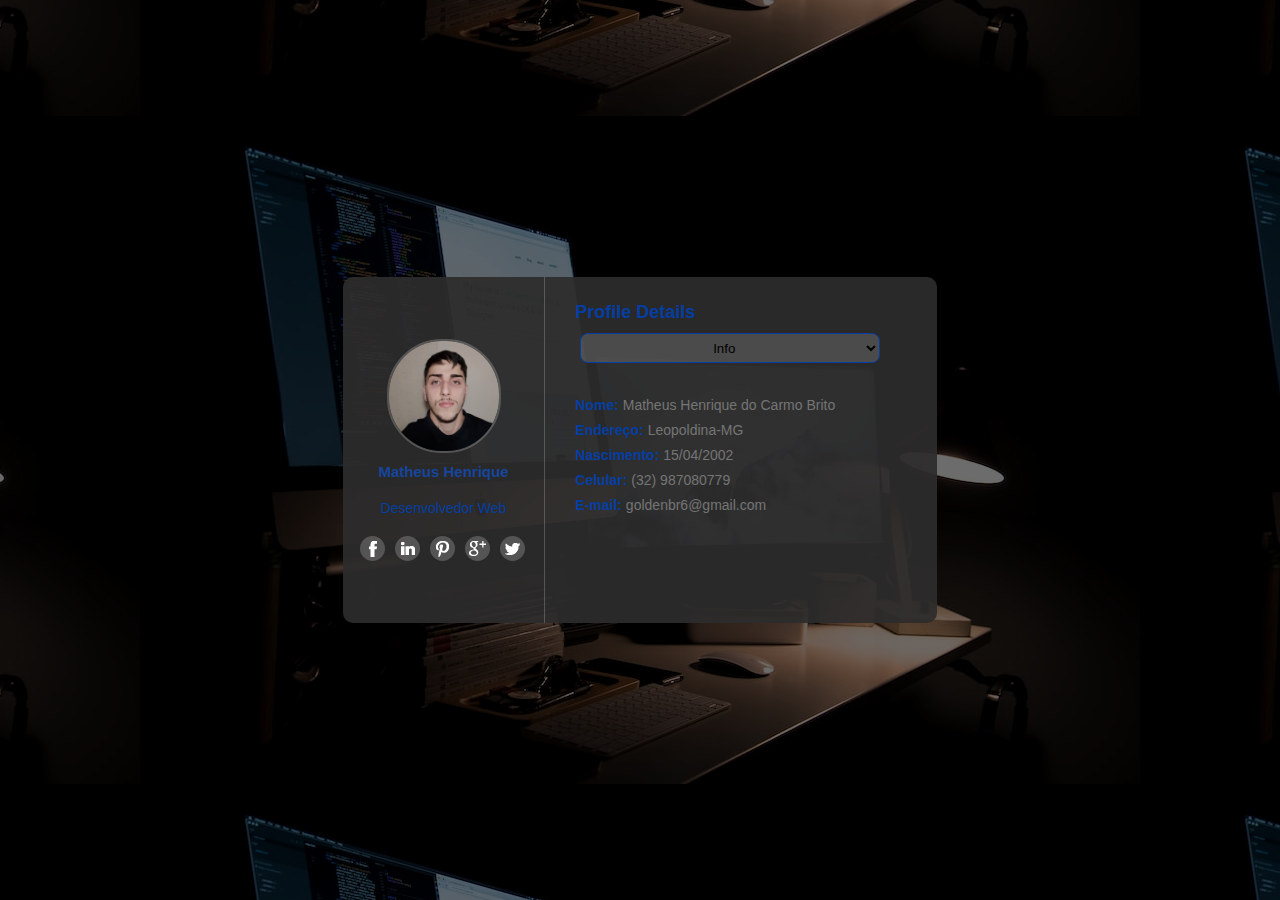
<file: Card Profile/index.html>
<!DOCTYPE html>
<html lang="pt-br">

<head>
    <meta charset="UTF-8">
    <title>Glass morphism Profile Card</title>
    <link rel="stylesheet" href="style.css">
    <meta name="viewport" content="width=device-width, initial-scale=1.0">
    <link rel="stylesheet" href="https://cdnjs.cloudflare.com/ajax/libs/font-awesome/4.7.0/css/font-awesome.min.css">
    <script src="Java.js"></script>
</head>

<body>
    <section>
        <div class="card1">

            <div class="Profile">
                <div class="perfil">
                    <div class="img">
                        <img src="img/perfil.jpg" alt="">
                    </div>
                    <div class="name">
                        <h2>Matheus Henrique</h2>
                    </div>
                    <div class="desc">
                        Desenvolvedor Web
                    </div>
                </div>

                <div class="rede-social">
                    <div class="facebook"><a href=""><img src="img/facebook.png" /></a></div>
                    <div class="linkedin"><a href=""><img src="img/linkedin.png" /></a></div>
                    <div class="pinterest"><a href=""><img src="img/pinterest.png" /></a></div>
                    <div class="googleplus"><a href=""><img src="img/googleplus.png" /></a></div>
                    <div class="twitter"><a href=""><img src="img/twitter.png" /></a></div>

                </div>
            </div>


            <div class="Social">

                <h3>Profile Details</h3>
                <div class="Select">
                    <select id="mySelect" class="mySelect" onchange="myFunction()">
                        <option value="info">Info</option>
                        <option value="cursos">Cursos</option>
                        <option value="exp">Experiencias</option>
                    </select>
                </div>

                <div id="info">
                    <b>Nome:</b> Matheus Henrique do Carmo Brito <br>
                    <b>Endereço:</b> Leopoldina-MG <br>
                    <b>Nascimento:</b> 15/04/2002<br>
                    <b>Celular:</b> (32) 987080779<br>
                    <b>E-mail:</b> goldenbr6@gmail.com<br>

                </div>

                <div id="cursos">
                    <b>B7Web:</b> Desenvolvedor Front-end  <br>
                    <b>JA Brasil:</b> Suporte técnico de TI <br>
                    <b>One Bit Code:</b> Iniciação em Programação<br>
                    <b>Cefet:</b> Iniciação em Robotica <br>
                    <b>Santander:</b> Pacote Office <br>
                    <b>EEORP</b> Técnico em Logística


                </div>

                <div id="exp">
                    <p>Inicialmente, no Exército Brasileiro, comecei a trabalhar formalmente, melhorando meu espírito de
                        liderança e disciplina, além de atuar no controle de Material Carga e Estoque na Sub-Tenência.
                        Após isso, iniciei minha jornada de trabalho em uma loja de suplementos, atuando tanto na venda
                        quanto no controle de estoque. Passando pela Consuplan, me deparei com um cenário de logística
                        totalmente complexo, no qual logo me identifiquei e decidi me especializar na área, fazendo um
                        Curso Técnico em Logística. Após isso, iniciei meus trabalhos no atual emprego na Mouragro, onde
                        aplico tudo aquilo que aprendi desde o Exército Brasileiro. Hoje me considero um colaborador
                        proativo, responsável e comprometido com a melhoria da empresa. No entanto, durante essa
                        trajetória, descobri a área da Tecnologia da Informação, na qual estou me profissionalizando com
                        cursos e faculdade e buscando oportunidades de emprego na mesma!</p>

                </div>




            </div>

        </div>
    </section>

</body>

</html>
</file>
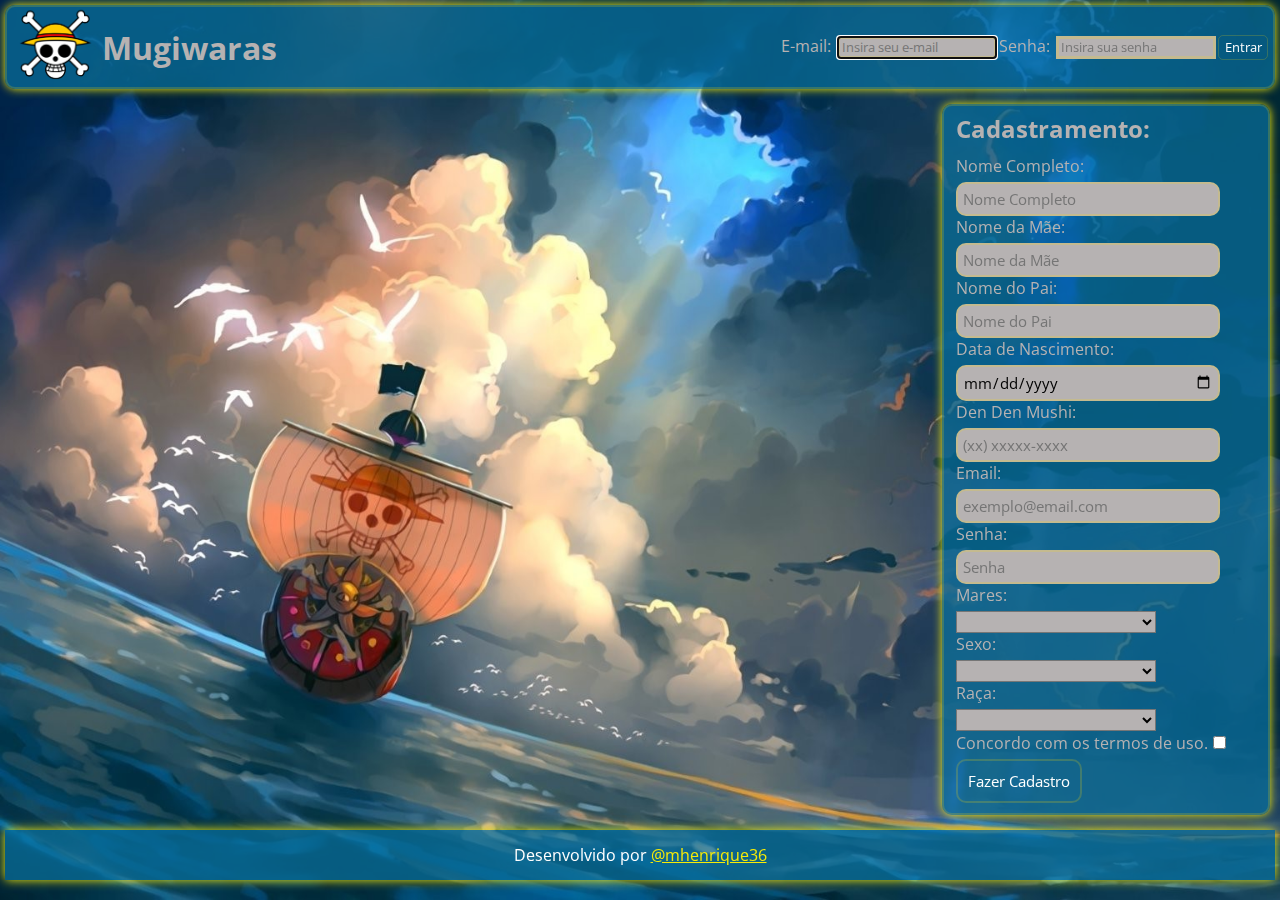
<file: Formulario/index.html>
<!DOCTYPE html>
<html lang="pt-br">
<head>
    <meta charset="UTF-8">
    <meta name="viewport" content="width=device-width, initial-scale=1.0">
    <title>Cadastramento/ Testes</title>
    <link rel="stylesheet" href="style.css">
    <link rel="preconnect" href="https://fonts.googleapis.com">
<link rel="preconnect" href="https://fonts.gstatic.com" crossorigin>
<link href="https://fonts.googleapis.com/css2?family=Open+Sans:wght@300&display=swap" rel="stylesheet">
</head>

<header>
    <audio src="music/tomp3.cc - One Piece To The Grand Line Epic Orchestral Cinematic Remix.mp3" autoplay loop>
        <source src="music/tomp3.cc - One Piece To The Grand Line Epic Orchestral Cinematic Remix.mp3" type="audio/mpeg">

     </audio>
    <div class="inicio">
        <div class="logo">
            <img src="Img/pngwing.com.png" alt="logo">
            <h1>Mugiwaras</h1>
        </div>
        
        <div class="area-login">    
            <div>
                <label class="email">
                    E-mail:
                    <input type="email" name="usuario" placeholder="Insira seu e-mail" autocomplete="off" autofocus required >
                </label>
            </div>
                    
            <div class="senha">
                <label>
                    Senha:
                    <input type="password" placeholder="Insira sua senha" required minlength="8" >
                </label>
            </div>
            <div class="botao">
                <button>Entrar</button>
            </div>
        </div>   
        
    </div>
</header>


<body>

    <div class="conteiner">   
        <section class="Cadastro">   
            <form action="cadastro.html" method="post">
                <fieldset>
                    <h2>Cadastramento:</h2>
                    <div>
                        <label>Nome Completo: <br>
                            <input type="text" name="nome" placeholder="Nome Completo" required >
                        </label>
                    </div>
                    
                    <div>
                        <label>Nome da Mãe: <br>
                            <input type="text" name="nome_da_mae" placeholder="Nome da Mãe">
                        </label>
                    </div>
                    
                    <div>
                        <label>Nome do Pai: <br>
                            <input type="text" name="nome_do_pai" placeholder="Nome do Pai">
                        </label>
                    </div>
                    
                    <div>
                        <label>Data de Nascimento: <br>
                            <input type="date" name="data_nascimento" required max="2006-01-01">
                        </label>
                    </div>
                    
                    <div>
                        <label>Den Den Mushi: <br>
                            <input type="tel" name="celular" placeholder="(xx) xxxxx-xxxx" maxlength="11" >
                        </label>
                    </div>
                    
                    <div>
                        <label>Email: <br>
                            <input type="email" name="usuario" placeholder="exemplo@email.com" required >
                        </label>
                    </div>
                    
                    <div>
                        <label>Senha: <br>
                            <input type="password" name="senha" placeholder="Senha" minlength="8" >
                        </label>
                    </div>
                    <div class="container2">
                        <div>
                            <label>Mares:  <br>
                                <select name="Mares">
                                    <option value=""selected></option>
                                    <option value="All Blue">All Blue</option>
                                    <option value="Calm Belt">Calm Belt</option>
                                    <option value="EasT Blue">East Blue</option>
                                    <option value="Grand Line">Grand Line</option>
                                    <option value="Lost Camp">North Blue</option>
                                    <option value="Novo Mundo">Novo Mundo</option>
                                    <option value="Nuvens Marítimas">Nuvens Marítimas</option>
                                    <option value="South Blue">South Blue</option>
                                    <option value="West Blue">West Blue</option>
                                </select>
                            </label>
                        </div>
                    
                    
                        <div>
                            <label>Sexo: <br>
                                <select name="sexo">
                                    <option value=""selected></option>
                                    <option value="Masculino">Masculino</option>
                                    <option value="Feminino">Feminino</option>
                                    <option value="Prefiro não Responder">Prefiro não Responder</option>
                                </select>
                            </label>
                        </div>
                        <div>
                            <label>Raça: <br>
                                <select name="Raça">
                                    <option value=""selected></option>
                                    <option value="Humanos">Humanos</option>
                                    <option value="Tribo Kumate">Tribo Kumate</option>
                                    <option value="Tribo Kuja">Tribo Kuja</option>
                                    <option value="Tribo Torino">Tribo Torino</option>
                                    <option value="Nobres Mundiais">Nobres Mundiais</option>
                                    <option value="Gigantes">Gigantes</option>
                                    <option value="Minks">Minks</option>
                                    <option value="Tribo dos Braços Longos">Tribo dos Braços Longos</option>
                                    <option value="Tribo das Pernas Longas">Tribo das Pernas Longas</option>
                                    <option value="Tribo dos Três Olhos">Tribo dos Três Olhos</option>
                                    <option value="Anões">Anões</option>
                                    <option value="Kinokobito">Kinokobito</option>
                                    <option value="Lunares">Lunares</option>
                                    <option value="Homens-peixe">Homens-peixe</option>
                                    <option value="Sereianos">Sereianos</option>
                                    <option value="Skypieans">Skypieans</option>
                                    <option value="Shandias">Shandias</option>
                                </select>

                            </label>

                        </div>
                    </div>
                    <div class="check">
                        <label>Concordo com os termos de uso.</label>
                            <input type="checkbox" name="concordar_termos">
                    </div>
                    
                    <div class="botao2">
                        <button>Fazer Cadastro</button>
                    </div>
                
                </fieldset>

            
                
            </form>
        </section>

        
    </div>
    <footer>
        <div id="copyright">
            Desenvolvido por <a href="https://www.instagram.com/mhenrique36/" target="_blank" >@mhenrique36</a>
        </div>
    </footer>
</body>
</html>
</file>
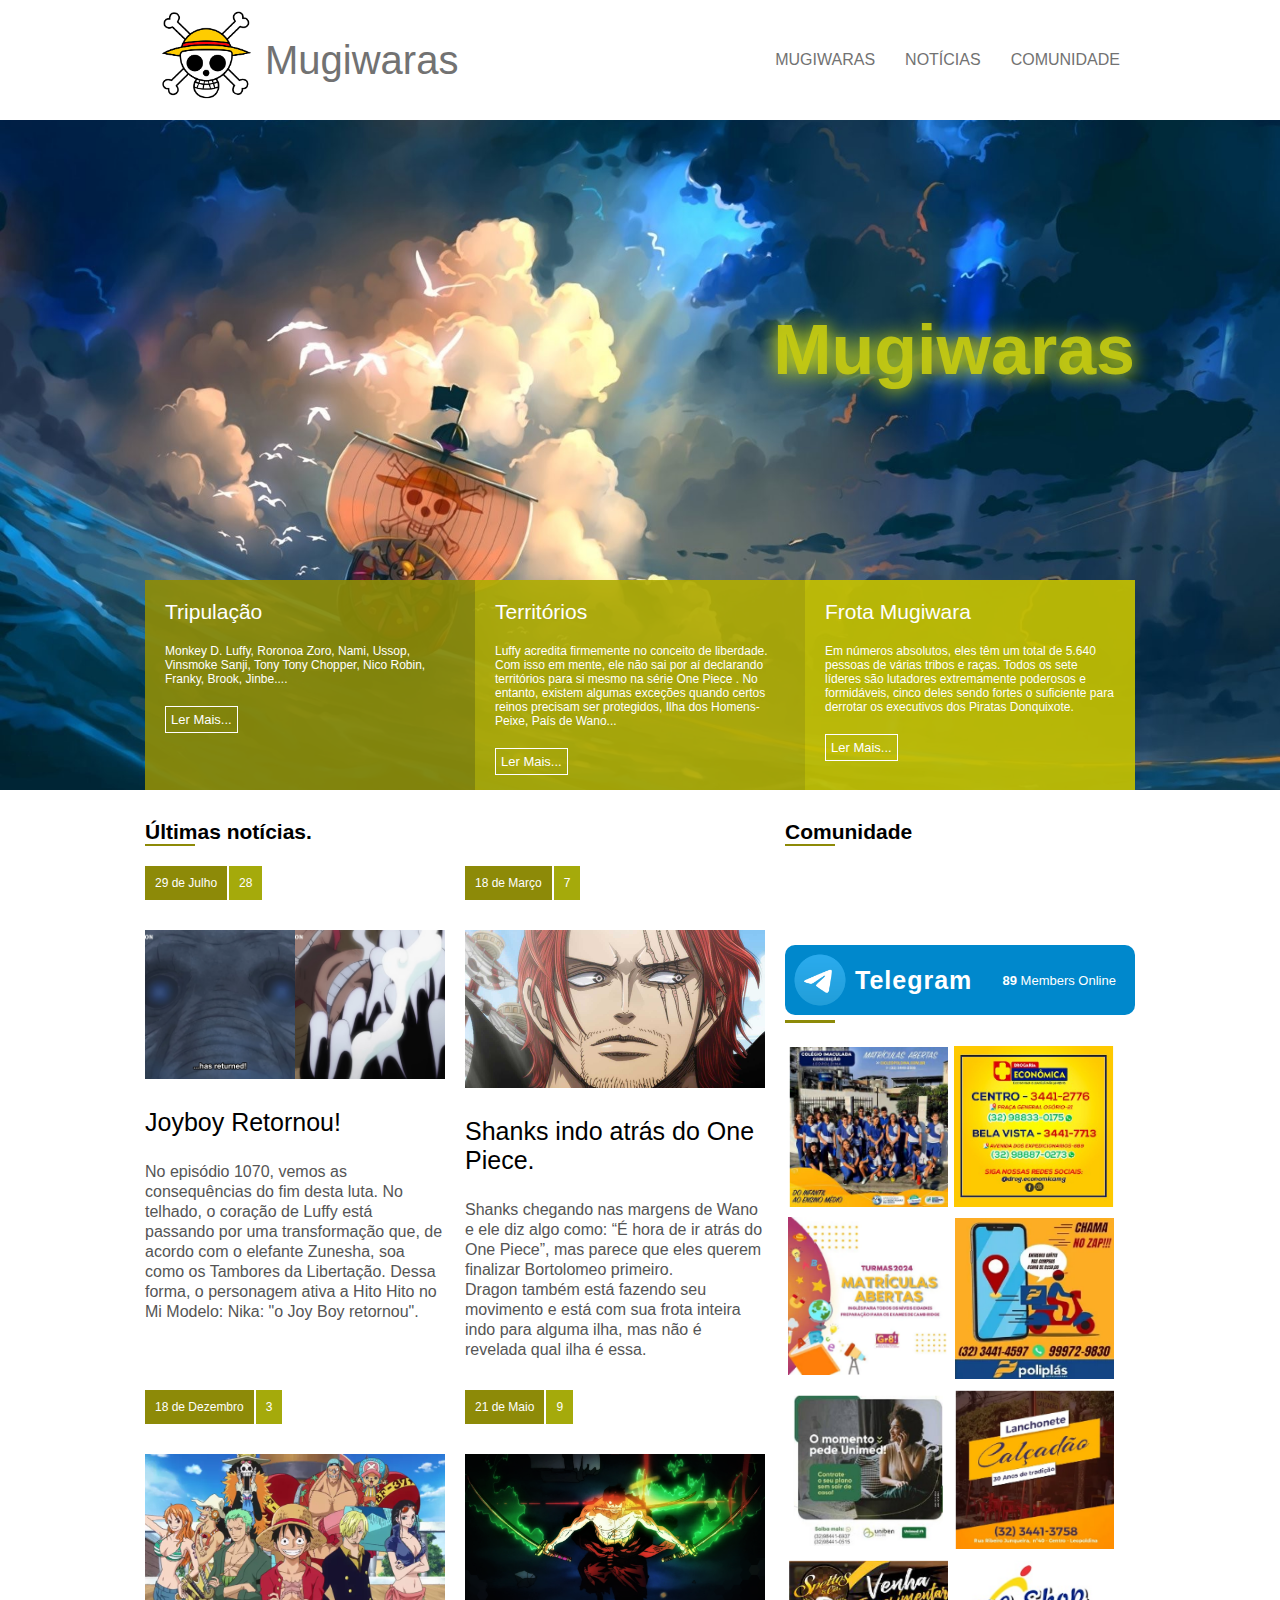
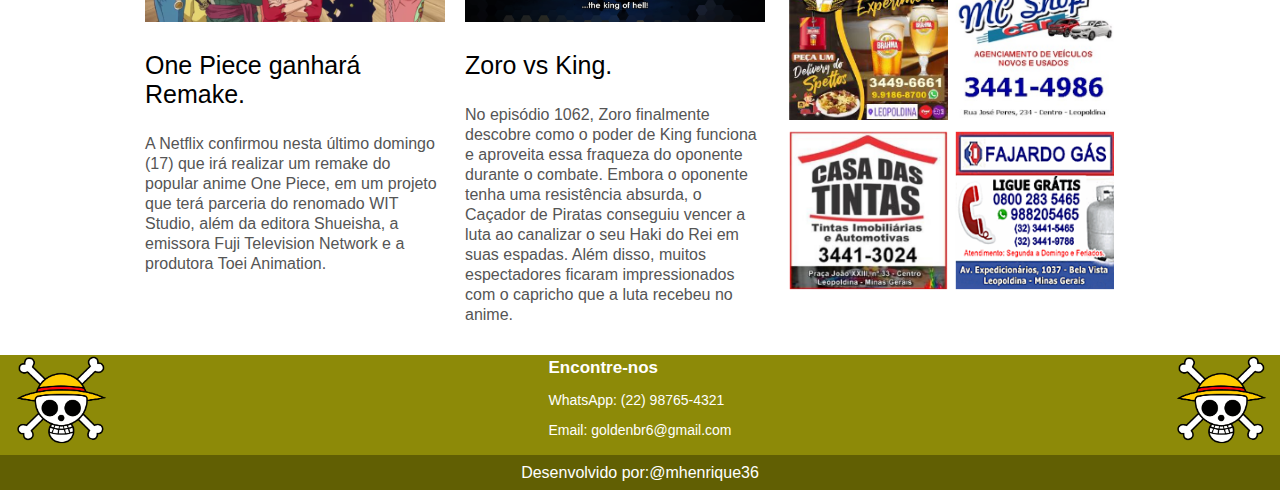
<file: One piece/index.html>
<!DOCTYPE html>
<html lang="pt-br">

<head>
    <meta charset="UTF-8">
    <meta name="viewport" content="width=device-width, initial-scale=1.0">
    <title>Mugiwaras</title>
    <link rel="stylesheet" href="style.css">

    <script type="text/javascript">
        window.onload = function(){
    document.querySelector(".menuMobile").addEventListener("click", function(){
        if(document.querySelector(".menu nav ul").style.display == 'flex') {
            document.querySelector(".menu nav ul").style.display = 'none';
        } else{
            document.querySelector(".menu nav ul").style.display = 'flex';
        }
    });
};

    </script>


</head>

<body>
    <header>
        <div class="container">
            <div class="logo">
                <a href=""><img src="img/pngwing.com.png" width="120px" alt=""></a>
                <p>Mugiwaras</p>
            </div>
            <div class="menu">
                <nav>
                    <div class="menuMobile">
                            <div class="mn-line"></div>
                            <div class="mn-line"></div>
                            <div class="mn-line"></div>
                    </div>
                    <ul>
                        <li><a href="#banner">Mugiwaras</a></li>
                        <li><a href="#geral">Notícias</a></li>
                        <li><a href="#geral">Comunidade</a></li>
                    </ul>
                </nav>
            </div>
        </div>

    </header>

    <section id="banner">
        <div class="container column">
            <div class="banner-redline">
                <h1>Mugiwaras</h1>

            </div>
            <div class="banner-options">
                <div class="banner1">
                    <div class="banner-title">Tripulação</div>
                    <div class="desc-banner">Monkey D. Luffy, Roronoa Zoro, Nami, Ussop, Vinsmoke Sanji, Tony Tony
                        Chopper, Nico Robin, Franky, Brook, Jinbe....</div>
                    <a href="https://www.aficionados.com.br/tripulacao-luffy-historia-ordem-entrada/"target="_blank">Ler Mais...</a>
                </div>
                <div class="banner2">
                    <div class="banner-title">Territórios</div>
                    <div class="desc-banner">Luffy acredita firmemente no conceito de liberdade. Com isso em mente, ele
                        não sai por aí declarando territórios para si mesmo na série One Piece . No entanto, existem
                        algumas exceções quando certos reinos precisam ser protegidos, Ilha dos Homens-Peixe, País de
                        Wano...</div>
                    <a href="https://criticalhits.com.br/anime/todas-as-ilhas-que-sao-territorio-dos-chapeu-de-palha-em-one-piece-apos-wano/"target="_blank">Ler Mais...</a>
                </div>
                <div class="banner3">
                    <div class="banner-title">Frota Mugiwara</div>
                    <div class="desc-banner">Em números absolutos, eles têm um total de 5.640 pessoas de várias tribos e
                        raças. Todos os sete líderes são lutadores extremamente poderosos e formidáveis, cinco deles
                        sendo fortes o suficiente para derrotar os executivos dos Piratas Donquixote.</div>
                    <a href="https://onepiece.fandom.com/pt/wiki/Grande_Frota_do_Chap%C3%A9u_de_Palha"target="_blank">Ler Mais...</a>
                </div>

            </div>
        </div>

    </section>

    <section id="geral">
        <div class="container">
            <section>
                <div class="widget">
                    <div class="widget-title">
                        <div class="widget-title-text">Últimas notícias.</div>
                        <div class="widget-title-bar"></div>
                    </div>
                    <div class="widget-body flex">
                        <article>
                            <a href="https://br.ign.com/one-piece-2/112143/news/luffy-realmente-morreu-entenda-a-transformacao-do-personagem-com-o-gear-5" target="_blank">
                                <div class="news-data">
                                    <div class="news-posted-at">29 de Julho</div>
                                    <div class="news-comments">28</div>

                                </div>
                                <div class="news-thumb">
                                    <img src="img/One-Piece-Joy-Boy-e-tornato-anteprima-dell-episodio-del-Gear-5.jpg"
                                        alt="">
                                </div>
                                <div class="news-title">
                                    Joyboy Retornou!
                                </div>
                                <div class="news-resume">
                                    No episódio 1070, vemos as consequências do fim desta luta. No telhado, o coração de
                                    Luffy está passando por uma transformação que, de acordo com o elefante Zunesha, soa
                                    como os Tambores da Libertação. Dessa forma, o personagem ativa a Hito Hito no Mi
                                    Modelo: Nika: "o Joy Boy retornou".
                                </div>
                            </a>
                        </article>
                        <article>
                            <a href="https://criticalhits.com.br/anime/one-piece-1054-revela-o-retorno-de-shanks/"target="_blank" >
                                <div class="news-data">
                                    <div class="news-posted-at">18 de Março</div>
                                    <div class="news-comments">7</div>

                                </div>
                                <div class="news-thumb">
                                    <img src="img/1667830088_One-Piece-Shanks-capitan-de-los-Piratas-de-Roux-mas.jpg"
                                        alt="">
                                </div>
                                <div class="news-title">
                                    Shanks indo atrás do One Piece.
                                </div>
                                <div class="news-resume">
                                    Shanks chegando nas margens de Wano e ele diz algo como: “É
                                    hora de ir atrás do One Piece”, mas parece que eles querem finalizar Bortolomeo
                                    primeiro. <br>
                                    Dragon também está fazendo seu movimento e está com sua frota inteira indo para
                                    alguma ilha, mas não é revelada qual ilha é essa.
                                </div>
                            </a>
                        </article>
                        <article>
                            <a href="https://www.terra.com.br/gameon/geek/one-piece-netflix-anuncia-remake-do-anime,71b40861942d5b74b9a5458e7ece5553p6ogf66a.html" target="_blank">
                                <div class="news-data">
                                    <div class="news-posted-at">18 de Dezembro</div>
                                    <div class="news-comments">3</div>
                                </div>
                                <div class="news-thumb">
                                    <img src="img/one-piece-capa-qhtedb6itnhv.webp" alt="">
                                </div>
                                <div class="news-title">
                                    One Piece ganhará Remake.
                                </div>
                                <div class="news-resume">
                                    A Netflix confirmou nesta último domingo (17) que irá realizar um remake do popular
                                    anime One Piece, em um projeto que terá parceria do renomado WIT Studio, além da
                                    editora Shueisha, a emissora Fuji Television Network e a produtora Toei Animation.
                                </div>
                            </a>
                        </article>
                        <article>
                            <a href="https://animenew.com.br/one-piece-arco-de-wano-apresenta-a-melhor-luta-de-zoro-ate-o-momento/"target="_blank" >
                                <div class="news-data">
                                    <div class="news-posted-at">21 de Maio</div>
                                    <div class="news-comments">9</div>

                                </div>
                                <div class="news-thumb">
                                    <img src="img/1326247.png"
                                        alt="">
                                </div>
                                <div class="news-title">
                                    Zoro vs King.
                                </div>
                                <div class="news-resume">
                                    No episódio 1062, Zoro finalmente descobre como o poder de King funciona e aproveita
                                    essa fraqueza do oponente durante o combate. Embora o oponente tenha uma resistência
                                    absurda, o Caçador de Piratas conseguiu vencer a luta ao canalizar o seu Haki do Rei
                                    em suas espadas. Além disso, muitos espectadores ficaram impressionados com o
                                    capricho que a luta recebeu no anime.
                                </div>
                            </a>
                        </article>

                    </div>

                </div>
            </section>
            <aside>
                <div class="widget">
                    <div class="widget-title">
                        <div class="widget-title-text">Comunidade</div>
                        <div class="widget-title-bar"></div>
                    </div>
                    <div class="widget-body">
                        <div class="discord">
                            <iframe src="https://discord.com/widget?id=925183570086072320&theme=dark" width="350" height="70" allowtransparency="true" frameborder="0" sandbox="allow-popups allow-popups-to-escape-sandbox allow-same-origin allow-scripts"></iframe>
                        </div>
                        <div class="telegram">
                            
                            <img src="img/logo-telegram-350x230.png" alt="">
                        
                            <div class="telegram-text">
                                <a href="http://" target="_blank" rel="noopener noreferrer">Telegram</a>
                            </div>

                            <div class="telegram-member"><b>89</b> Members Online</div>

                        </div>
                    </div>

                </div>
                <div class="propaganda">
                    <div class="propaganda-bar"></div>
                    <div class="propaganda-body">
                        <div> 
                            <a href="https://www.cicleopoldina.com.br/" target="_blank" rel="noopener noreferrer">
                                <img src="img/cim.png" alt="">
                            </a>
                        </div>
                        <div>
                            <a href="https://api.whatsapp.com/send?phone=5532988870273" target="_blank" rel="noopener noreferrer">
                                <img src="img/drogaria ecomica.png" alt="">
                            </a>
                        </div>
                        <div>
                            <a href="https://www.instagram.com/gr8isgreat/?hl=pt-br" target="_blank" rel="noopener noreferrer">
                                <img src="img/gr8.png" alt="">
                            </a>
                        </div>
                        <div>
                            <a href="https://api.whatsapp.com/send/?phone=553234414597&text&type=phone_number&app_absent=0" target="_blank" rel="noopener noreferrer">
                                <img src="img/poliplas.png" alt="">
                            </a>
                        </div>
                        <div>
                            <a href="https://www.unimed.coop.br/site/web/leopoldina" target="_blank" rel="noopener noreferrer">
                                <img src="img/unimed.png" alt="">
                            </a>
                        </div>
                        <div>
                            <a href="https://www.ovigilanteonline.com.br/site/2023/09/20/lanchonete-calcadao-comemora-30-anos-no-comercio-de-leopoldina-mg/" target="_blank" rel="noopener noreferrer">
                                <img src="img/calçadão.png" alt="">
                            </a>
                        </div>
                        <div>
                            <a href="https://www.instagram.com/chopperiaspettos/" target="_blank" rel="noopener noreferrer">
                                <img src="img/spettos.png" alt="">
                            </a>
                        </div>
                        <div>
                            <a href="https://www.instagram.com/mcshopcarleopoldina" target="_blank" rel="noopener noreferrer">
                                <img src="img/mc shop car.png" alt="">
                            </a>
                        </div>
                        <div>
                            <a href="https://www.instagram.com/casadastintasleopoldina/" target="_blank" rel="noopener noreferrer">
                                <img src="img/casa de tinta.png" alt="">
                            </a>
                        </div>
                        <div>
                            <a href="http://" target="_blank" rel="noopener noreferrer">
                                <img src="img/farjado gas.png" alt="">
                            </a>
                        </div>
                        

                </div>
            </aside>
        </div>
    </section>

    <footer>
        <div>
            <img src="img/pngwing.com.png" width="120px" alt="">
        </div>
        <div class="contatos">
            <strong class="titulo">Encontre-nos</strong>
            <p>WhatsApp: <a href="https://wa.me/5532987654321" target="_blank">(22) 98765-4321</a></p>
            <p>Email: <a href="mailto:goldenbr6@gmail.com">goldenbr6@gmail.com</a></p>
        </div>
        <div>
            <img src="img/pngwing.com.png" width="120px" alt="">
        </div>
        
          
      </footer>
      <div class="copyright">
          Desenvolvido por: <a href="https://www.instagram.com/mhenrique36/" target="_blank" >@mhenrique36</a>
      </div>

















</body>

</html>
</file>
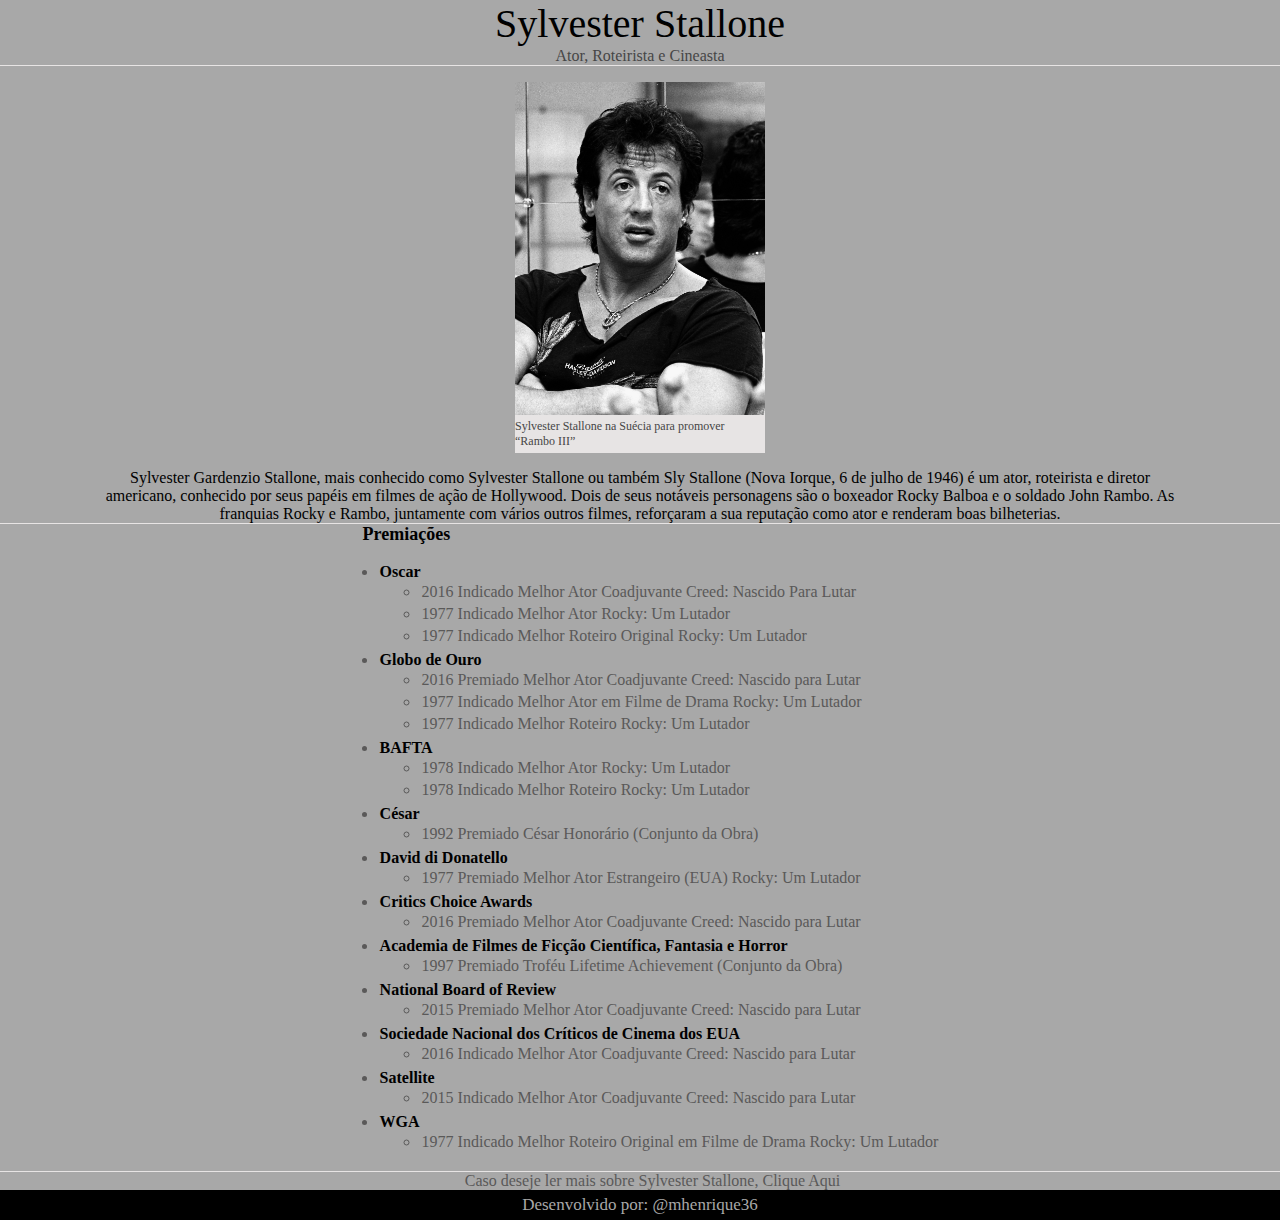
<file: Pagina de Tributo/index.html>
<!DOCTYPE html>
<html lang="pt-br">

<head>
    <meta charset="UTF-8">
    <meta name="viewport" content="width=device-width, initial-scale=1.0">
    <title>Tributo ao Sylvester Stallone</title>
    <link rel="stylesheet" href="style.css">
</head>

<body>
    <header>
        <div class="nome">Sylvester Stallone</div>
        Ator, Roteirista e Cineasta
    </header>

    <section id="geral">
        <div class="img-sylvester">
            <figure>
                <img src="img/Sylvester_Stallone.jpg" alt="">
                <figcaption>Sylvester Stallone na Suécia para promover “Rambo III”</figcaption>
            </figure>
        </div>

        <div class="descrição">
            Sylvester Gardenzio Stallone, mais conhecido como Sylvester Stallone ou também Sly Stallone (Nova
            Iorque, 6 de julho de 1946) é um ator, roteirista e diretor americano, conhecido por seus papéis em
            filmes de ação de Hollywood. Dois de seus notáveis personagens são o boxeador <a href="https://pt.wikipedia.org/wiki/Rocky_Balboa" target="_blank" rel="noopener noreferrer">Rocky Balboa</a> e o soldado
            <a href="https://pt.wikipedia.org/wiki/Rambo" target="_blank" rel="noopener noreferrer">John Rambo</a>. As franquias Rocky e Rambo, juntamente com vários outros filmes, reforçaram a sua reputação como
            ator e renderam boas bilheterias.

        </div>
        <div class="barra"></div>

        <div class="time-line">
            <div class="time-line-body">
                <strong class="premio">Premiações</strong>
                <ul>
                    <li>
                        <strong>Oscar</strong>
                        <ul>
                            <li>2016 Indicado Melhor Ator Coadjuvante Creed: Nascido Para Lutar</li>
                            <li>1977 Indicado Melhor Ator Rocky: Um Lutador</li>
                            <li>1977 Indicado Melhor Roteiro Original Rocky: Um Lutador</li>
                        </ul>
                    </li>
                    <li>
                        <strong>Globo de Ouro</strong>
                        <ul>
                            <li>2016 Premiado Melhor Ator Coadjuvante Creed: Nascido para Lutar</li>
                            <li>1977 Indicado Melhor Ator em Filme de Drama Rocky: Um Lutador</li>
                            <li>1977 Indicado Melhor Roteiro Rocky: Um Lutador</li>
                        </ul>
                    </li>
                    <li>
                        <strong>BAFTA</strong>
                        <ul>
                            <li>1978 Indicado Melhor Ator Rocky: Um Lutador</li>
                            <li>1978 Indicado Melhor Roteiro Rocky: Um Lutador</li>
                        </ul>
                    </li>
                    <li><strong>César</strong>
                        <ul>
                            <li>1992 Premiado César Honorário (Conjunto da Obra)</li>
                        </ul>
                    </li>
                    <li><strong>David di Donatello</strong>
                        <ul>
                            <li>1977 Premiado Melhor Ator Estrangeiro (EUA) Rocky: Um Lutador</li>
                        </ul>
                    </li>

                    <li><strong>Critics Choice Awards</strong>
                        <ul>
                            <li>2016 Premiado Melhor Ator Coadjuvante	Creed: Nascido para Lutar
                            </li>
                        </ul>
                    </li>
                    <li><strong>Academia de Filmes de Ficção Científica, Fantasia e Horror</strong>
                        <ul>
                            <li>1997 Premiado Troféu Lifetime Achievement (Conjunto da Obra)
                            </li>
                        </ul>
                    </li>
                    <li><strong>National Board of Review</strong>
                        <ul>
                            <li>2015 Premiado Melhor Ator Coadjuvante	Creed: Nascido para Lutar
                            </li>
                        </ul>
                    </li>
                    <li><strong>Sociedade Nacional dos Críticos de Cinema dos EUA</strong>
                        <ul>
                            <li>2016 Indicado Melhor Ator Coadjuvante	Creed: Nascido para Lutar
                            </li>
                        </ul>
                    </li>
                    <li><strong>Satellite</strong>
                        <ul>
                            <li>2015 Indicado Melhor Ator Coadjuvante	Creed: Nascido para Lutar
                            </li>
                        </ul>
                    </li>
                    <li><strong>WGA</strong>
                        <ul>
                            <li>1977 Indicado Melhor Roteiro Original em Filme de Drama Rocky: Um Lutador
                            </li>
                        </ul>
                    </li>
                </ul>
            </div>
        </div>
    </section>
    <footer>
        <div class="barra"></div>
        <div class="wikipedia">
            Caso deseje ler mais sobre Sylvester Stallone, <a href="https://pt.wikipedia.org/wiki/Sylvester_Stallone" target="_blank" rel="noopener noreferrer">Clique Aqui</a>
        </div>
        <div class="copyright">
            Desenvolvido por: <a href="https://www.instagram.com/mhenrique36/" target="_blank" rel="noopener noreferrer" >@mhenrique36</a>
        </div>
    </footer>












</body>

</html>
</file>
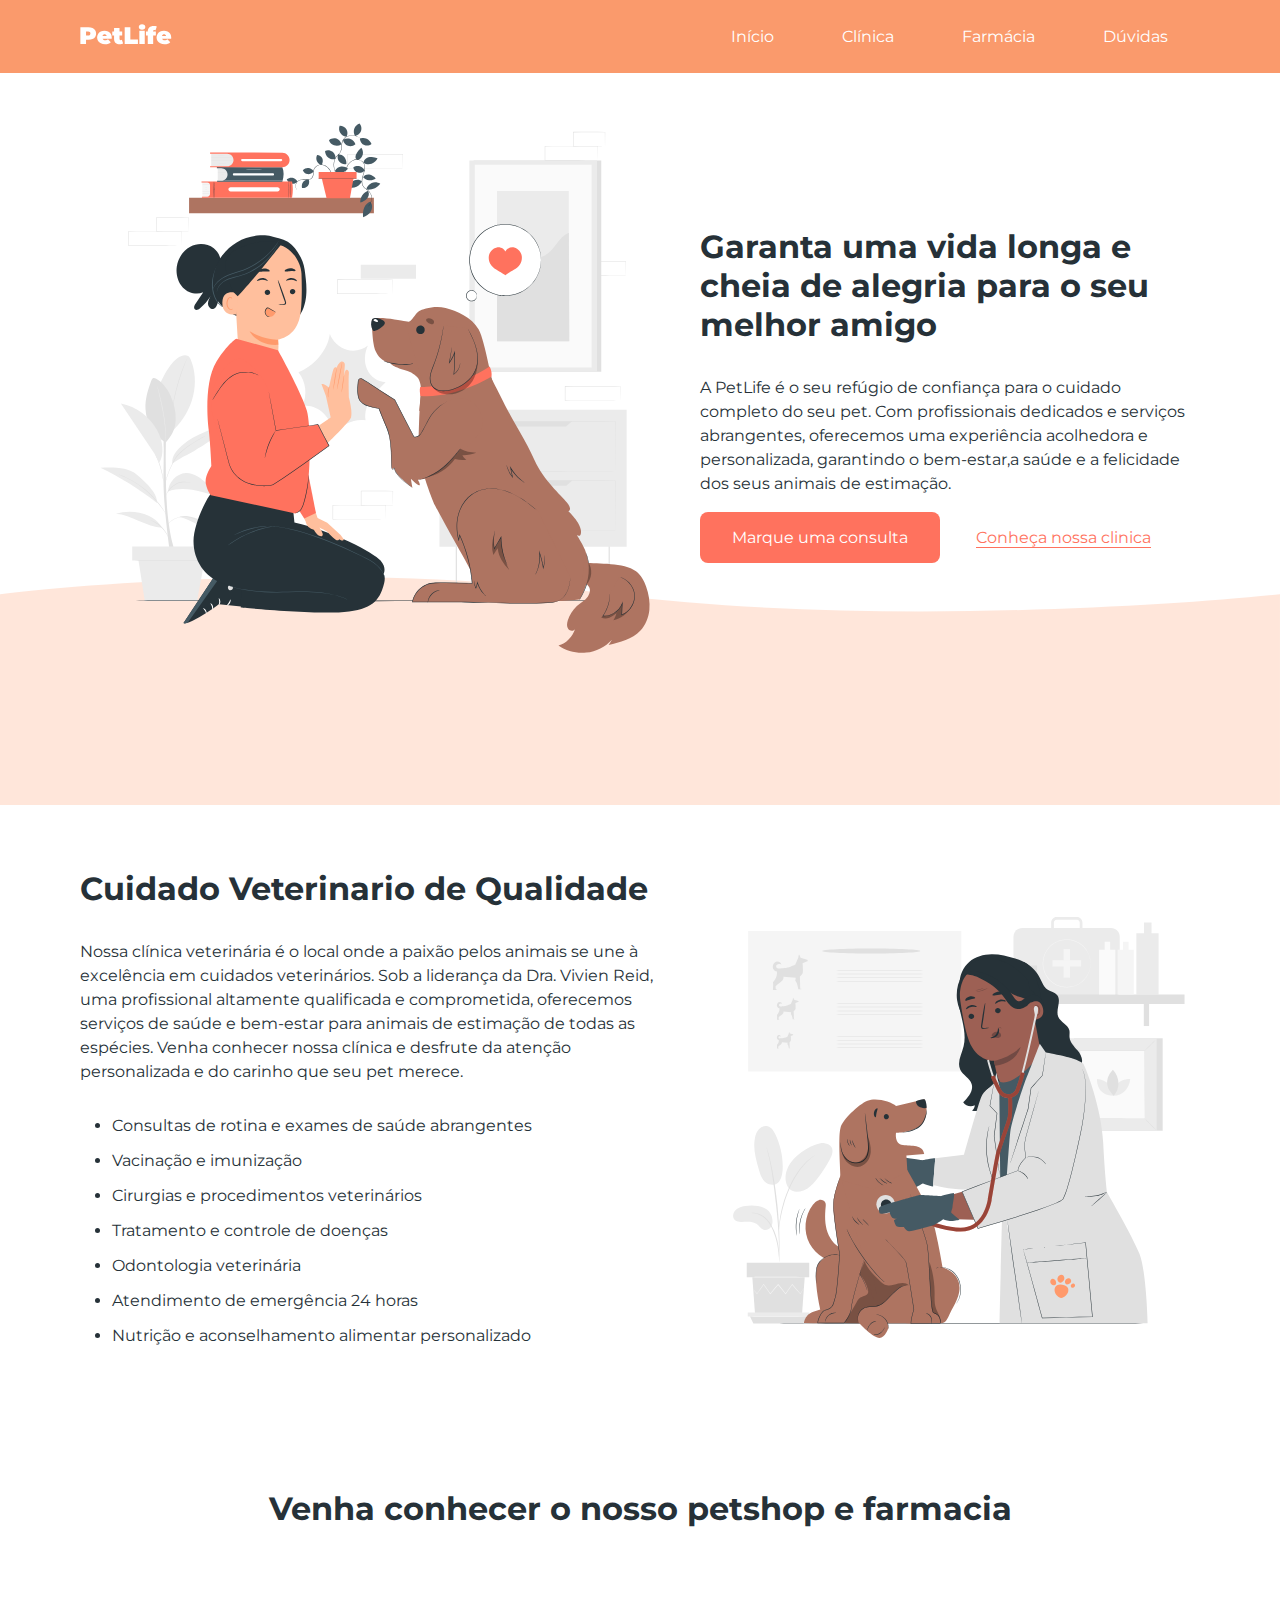
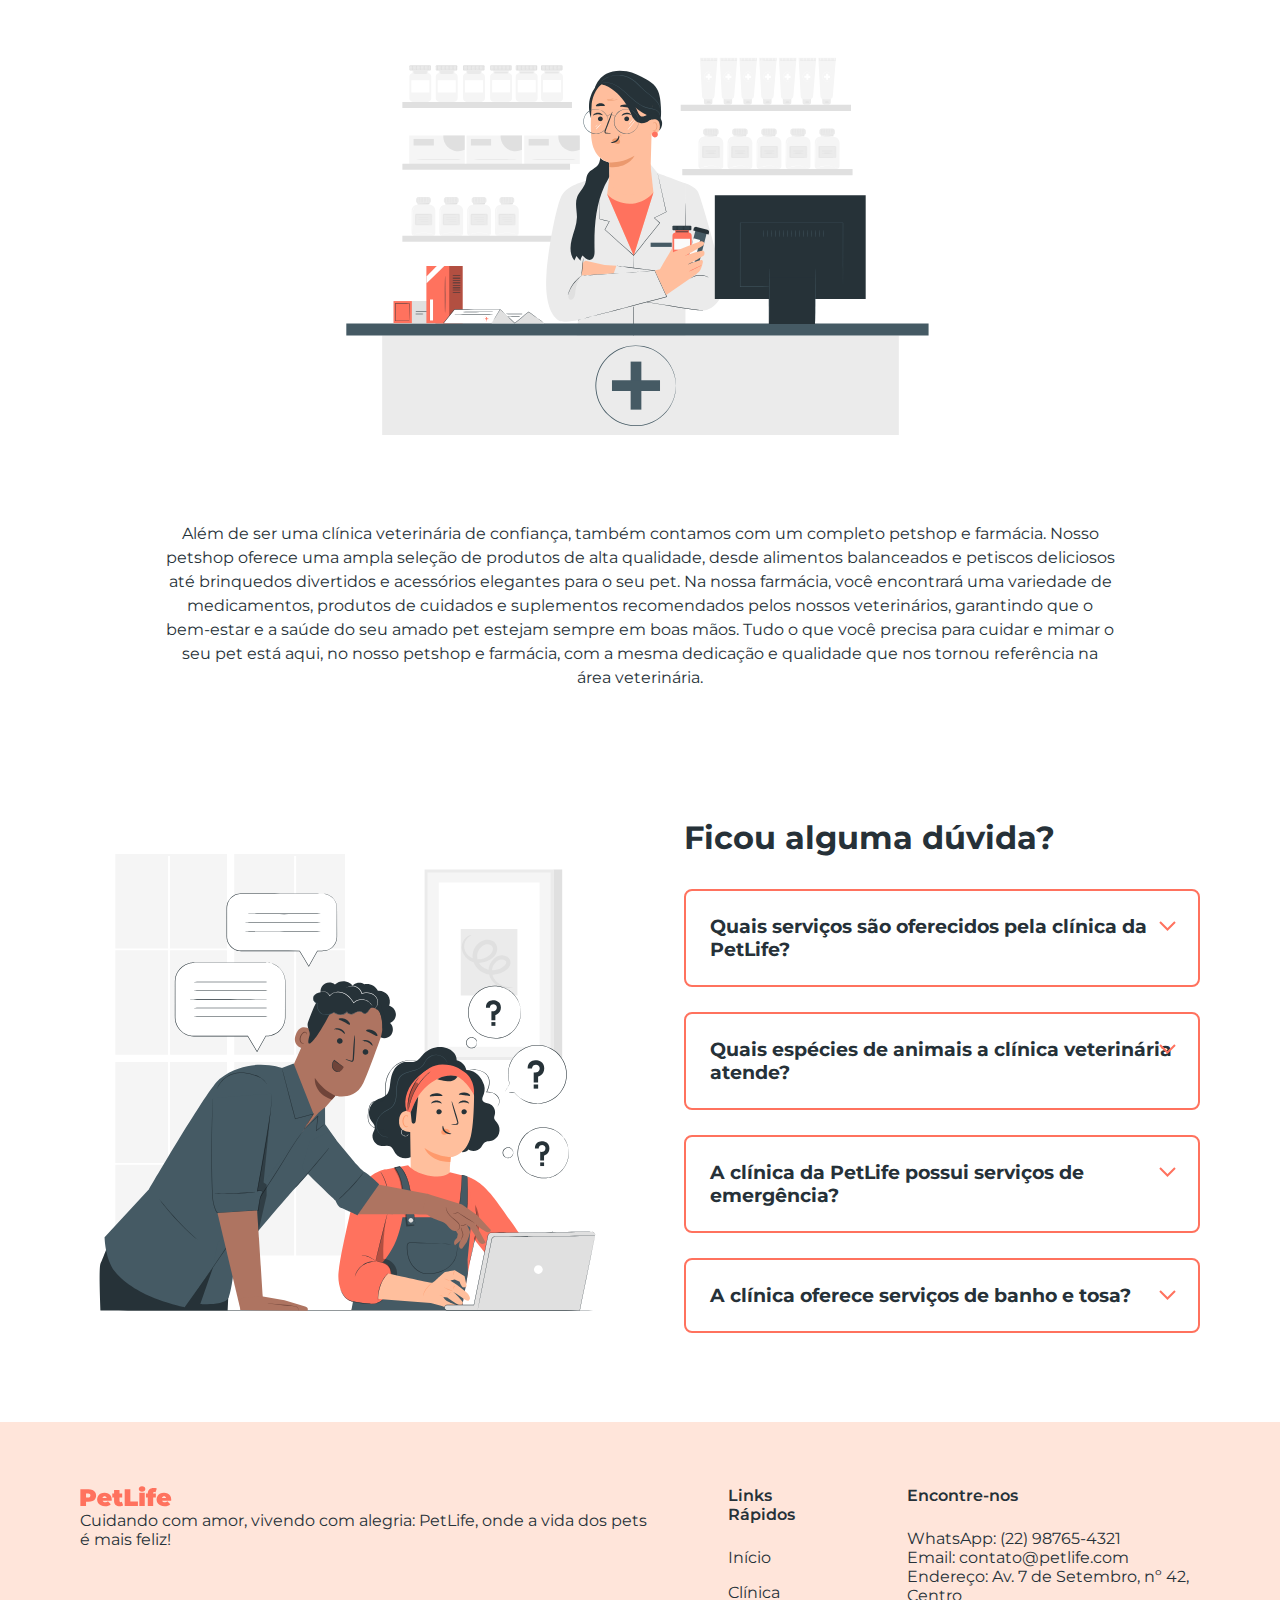
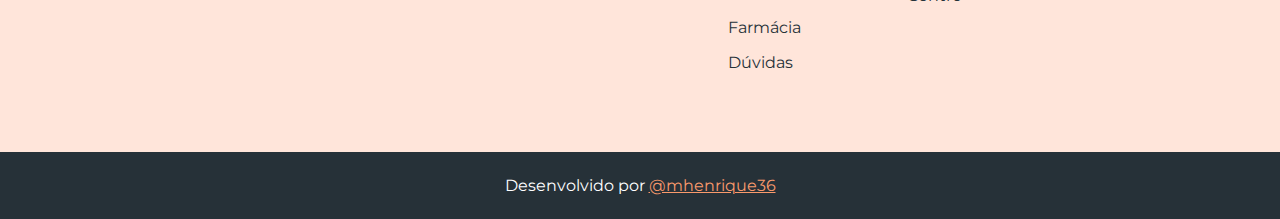
<file: Petlife/index.html>
<!DOCTYPE html>
  <html lang="pt-br">

  <head>
      <meta charset="UTF-8">
      <meta name="viewport" content="width=device-width, initial-scale=1.0">
      <title>PetLife</title>
      <meta name="description" content="Garanta uma vida longa e cheia de alegria para o seu melhor amigo">

      <link rel="stylesheet" href="CSS/style.css">
      <link rel="preconnect" href="https://fonts.googleapis.com">
  <link rel="preconnect" href="https://fonts.gstatic.com" crossorigin>
  <link href="https://fonts.googleapis.com/css2?family=Montserrat&display=swap" rel="stylesheet">
  </head>

  <body>
      <header>
          <a href="index.html"> 
          <img src="img/logo-white.svg"></a>

          <nav>
              <a href="#inicio">Início</a>
              <a href="#clinica">Clínica</a>
              <a href="#farmacia">Farmácia</a>
              <a href="#duvidas">Dúvidas</a>
            </nav>
      </header>
      <main>
          <section id="inicio">
              <img src="img/start-img.svg" alt="" width="580" height="580">

              <div>
                  <h1>Garanta uma vida longa e cheia de alegria para o seu melhor amigo</h1>
                  <p class="paragrafo"> A PetLife é o seu refúgio de confiança para o cuidado completo do seu pet. Com profissionais
                      dedicados e serviços abrangentes,
                      oferecemos uma experiência acolhedora e personalizada, garantindo o bem-estar,a saúde e a felicidade
                      dos seus animais de estimação.
                  </p>

                  <a class="botao" href="https://wa.me/5532987654321" target="_blank">Marque uma consulta</a>
                  <a class="botao-transparente" href="#clinica">Conheça nossa clinica</a>
              </div>

              <img class="absolute" src="img/shape.svg" alt="">
          </section>
          <section id="clinica">
              <div>
                  <h2>Cuidado Veterinario de Qualidade</h2>
                  <p class="paragrafo">Nossa clínica veterinária é o local onde a paixão pelos animais se une à excelência em cuidados
                      veterinários.
                      Sob a liderança da Dra. Vivien Reid, uma profissional altamente qualificada e comprometida,
                      oferecemos
                      serviços de saúde e bem-estar para animais de estimação de todas as espécies. Venha conhecer nossa
                      clínica e desfrute
                      da atenção personalizada e do carinho que seu pet merece.
                  </p>
                  <ul>
                      <li>Consultas de rotina e exames de saúde abrangentes</li>
                      <li>Vacinação e imunização</li>
                      <li>Cirurgias e procedimentos veterinários</li>
                      <li>Tratamento e controle de doenças</li>
                      <li>Odontologia veterinária</li>
                      <li>Atendimento de emergência 24 horas</li>
                      <li>Nutrição e aconselhamento alimentar personalizado</li>  
                  </ul>
              </div>
              <img src="img/clinic-img.svg" alt="" width="480" height="480" loading="lazy">

          </section>

          <section id="farmacia">
              <h2>Venha conhecer o nosso petshop e farmacia</h2>
              <img src="img/shop-img.svg" alt="" width="645" height="430" loading="lazy">
              <p class="paragrafo">
              Além de ser uma clínica veterinária de confiança, também contamos com um completo petshop e farmácia. Nosso
          petshop oferece uma ampla seleção de produtos de alta qualidade, desde alimentos balanceados e petiscos
          deliciosos até brinquedos divertidos e acessórios elegantes para o seu pet. Na nossa farmácia, você encontrará
          uma variedade de medicamentos, produtos de cuidados e suplementos recomendados pelos nossos veterinários,
          garantindo que o bem-estar e a saúde do seu amado pet estejam sempre em boas mãos. Tudo o que você precisa para
          cuidar e mimar o seu pet está aqui, no nosso petshop e farmácia, com a mesma dedicação e qualidade que nos
          tornou referência na área veterinária.
              </p>

          </section>
          <section id="duvidas">
              <img src="img/faq-img.svg" alt="" width="540" height="540" loading="lazy">
              <div>
                <h2>Ficou alguma dúvida?</h2>
                <div class="duvida">
                  <h3>Quais serviços são oferecidos pela clínica da PetLife?</h3>
                  <img src="img/arrow-down.svg" alt="">
                  <p class="paragrafo">
                    A clínica da PetLife oferece uma ampla gama de serviços, incluindo consultas de rotina, vacinação,
                    cirurgias,
                    tratamento de doenças, cuidados odontológicos, atendimento de emergência 24 horas, programas de prevenção de
                    pulgas, carrapatos e vermes, entre outros. Nosso objetivo é fornecer cuidados abrangentes e personalizados
                    para garantir a saúde e o bem-estar do seu pet.
                  </p>
                </div>
                <div class="duvida">
                  <h3>Quais espécies de animais a clínica veterinária atende?</h3>
                  <img src="img/arrow-down.svg" alt="">
                  <p class="paragrafo">
                    A clínica veterinária da PetLife atende animais de estimação de todas as espécies, incluindo cães, gatos,
                    pássaros, roedores e répteis. Nossos profissionais possuem conhecimento e experiência para cuidar de
                    diferentes tipos de animais, oferecendo um atendimento especializado e dedicado a cada um deles.
                  </p>
                </div>
                <div class="duvida">
                  <h3>A clínica da PetLife possui serviços de emergência?</h3>
                  <img src="img/arrow-down.svg" alt="">
                  <p class="paragrafo">
                    Sim, a clínica veterinária da PetLife oferece serviços de emergência 24 horas. Se o seu animal de estimação
                    precisar de atendimento veterinário imediato fora do horário de expediente, nossa equipe está pronta para
                    ajudar, fornecendo cuidados urgentes e tratamento adequado para garantir o bem-estar do seu pet.
                  </p>
                </div>
                <div class="duvida">
                  <h3>A clínica oferece serviços de banho e tosa?</h3>
                  <img src="img/arrow-down.svg" alt="">
                  <p class="paragrafo">
                    Sim, a clínica veterinária da PetLife oferece serviços profissionais de banho e tosa. Nossa equipe de
                    profissionais experientes garante que seu pet receba cuidados adequados, usando produtos de alta qualidade e
                    técnicas seguras. O banho e tosa ajudam a manter a higiene, a saúde da pele e pelagem do seu pet, além de
                    proporcionar uma experiência relaxante e agradável para eles.
                  </p>
                </div>
              </div>
            </section>


      </main>

      <footer>

          <div>
              <img src="img/logo.svg" alt="PetLife">
              <p>
                  Cuidando com amor, vivendo com alegria: PetLife, onde a vida dos pets é mais feliz!
              </p>
          </div>

          <div>
            <strong class="titulo">Links Rápidos</strong>
            <nav>
              <a href="#inicio">Início</a>
              <a href="#clinica">Clínica</a>
              <a href="#farmacia">Farmácia</a>
              <a href="#duvidas">Dúvidas</a>
            </nav>
          </div>

          <div>
            <strong class="titulo">Encontre-nos</strong>
            <p>WhatsApp: <a href="https://wa.me/5532987654321" target="_blank">(22) 98765-4321</a></p>
            <p>Email: <a href="mailto:contato@petlife.com">contato@petlife.com</a></p>
            <p>Endereço: Av. 7 de Setembro, nº 42, Centro</p>

          </div>
          
      </footer>
      <div id="copyright">
          Desenvolvido por <a href="https://www.instagram.com/mhenrique36/" target="_blank" >@mhenrique36</a>
      </div>
  <script src="Java.js"> </script>

  </body>

  </html>
</file>
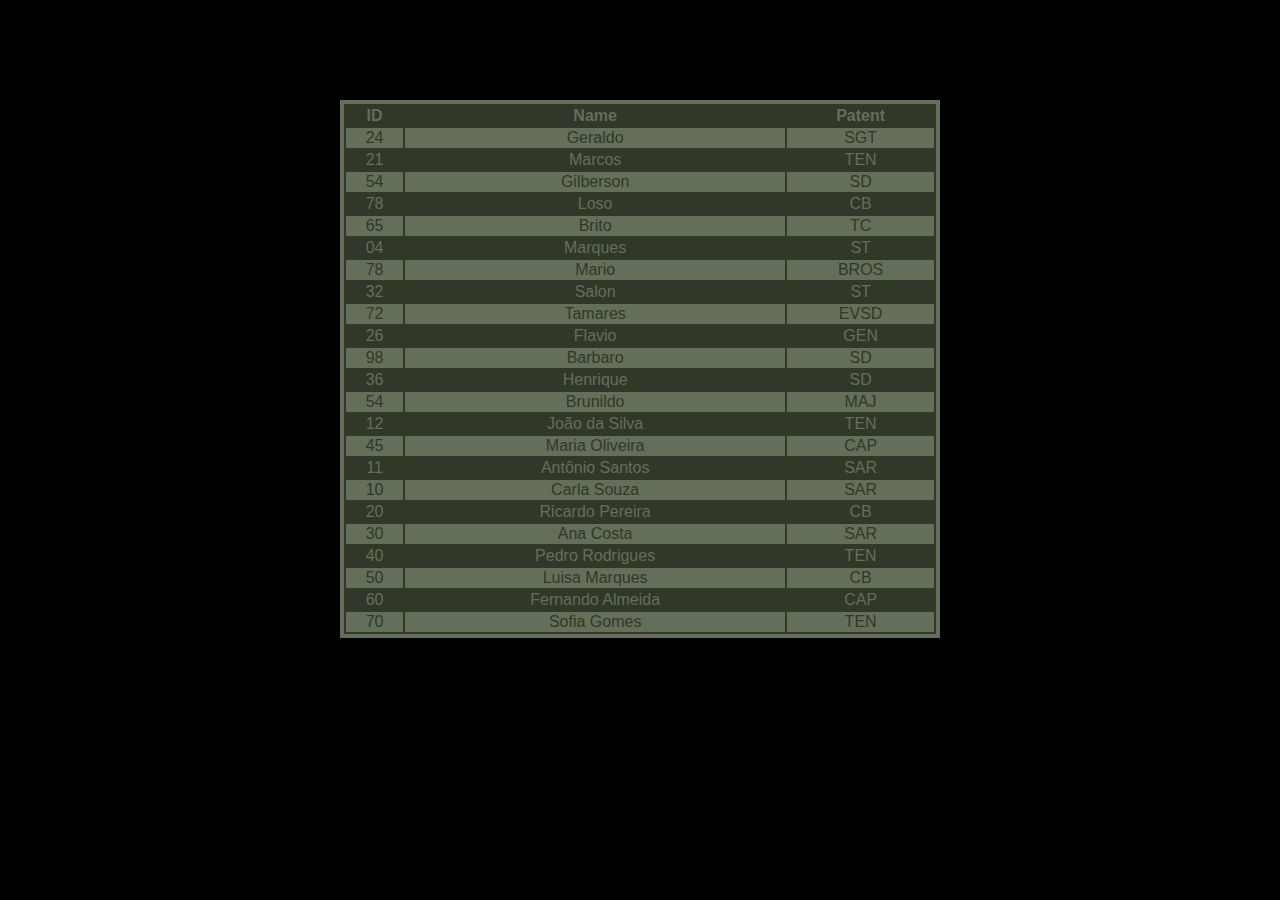
<file: Tabela Zebrada/index.html>
<!DOCTYPE html>
<html lang="pt-br">
<head>
    <meta charset="UTF-8">
    <meta name="viewport" content="width=device-width, initial-scale=1.0">
    <title>Tabela Zebrada</title>
    <link rel="stylesheet" href="style.css">
</head>

<body>
    <table>
        <thead>
            <tr>
                <th>
                    ID
                </th>
                <th>
                    Name
                </th>
                <th>
                    Patent
                </th>
            </tr>
        </thead>
        <tr>
            <td>
                24
            </td>
            <td>
                Geraldo
            </td>
            <td>
                SGT
            </td>
        </tr>
        <tr>
            <td>
                21
            </td>
            <td>
                Marcos
            </td>
            <td>
                TEN
            </td>
        </tr>
        <tr>
            <td>
                54
            </td>
            <td>
                Gilberson
            </td>
            <td>
                SD
            </td>
        </tr>
        <tr>
            <td>
                78
            </td>
            <td>
                Loso
            </td>
            <td>
                CB
            </td>
        </tr>
        <tr>
            <td>
                65
            </td>
            <td>
                Brito
            </td>
            <td>
                TC
            </td>
        </tr>
        <tr>
            <td>
                04
            </td>
            <td>
                Marques
            </td>
            <td>
                ST
            </td>
        </tr>
        <tr>
            <td>
                78
            </td>
            <td>
                Mario
            </td>
            <td>
                BROS
            </td>
        </tr>
        <tr>
            <td>
                32
            </td>
            <td>
                Salon
            </td>
            <td>
                ST
            </td>
        </tr>
        <tr>
            <td>
                72
            </td>
            <td>
                Tamares
            </td>
            <td>
                EVSD
            </td>
        </tr>
        <tr>
            <td>
                26
            </td>
            <td>
                Flavio
            </td>
            <td>
                GEN
            </td>
        </tr>
        <tr>
            <td>
                98
            </td>
            <td>
                Barbaro
            </td>
            <td>
                SD
            </td>
        </tr>
        <tr>
            <td>
                36
            </td>
            <td>
                Henrique
            </td>
            <td>
                SD
            </td>
        </tr>
        <tr>
            <td>
                54
            </td>
            <td>
                Brunildo
            </td>
            <td>
                MAJ
            </td>
        </tr>
        <tr>
            <td>12</td>
            <td>João da Silva</td>
            <td>TEN</td>
        </tr>
        <tr>
            <td>45</td>
            <td>Maria Oliveira</td>
            <td>CAP</td>
        </tr>
        <tr>
            <td>11</td>
            <td>Antônio Santos</td>
            <td>SAR</td>
        </tr>
        <tr>
            <td>10</td>
            <td>Carla Souza</td>
            <td>SAR</td>
        </tr>
        <tr>
            <td>20</td>
            <td>Ricardo Pereira</td>
            <td>CB</td>
        </tr>
        <tr>
            <td>30</td>
            <td>Ana Costa</td>
            <td>SAR</td>
        </tr>
        <tr>
            <td>40</td>
            <td>Pedro Rodrigues</td>
            <td>TEN</td>
        </tr>
        <tr>
            <td>50</td>
            <td>Luisa Marques</td>
            <td>CB</td>
        </tr>
        <tr>
            <td>60</td>
            <td>Fernando Almeida</td>
            <td>CAP</td>
        </tr>
        <tr>
            <td>70</td>
            <td>Sofia Gomes</td>
            <td>TEN</td>
        </tr>
        












    </table>












    
</body>
</html>
</file>
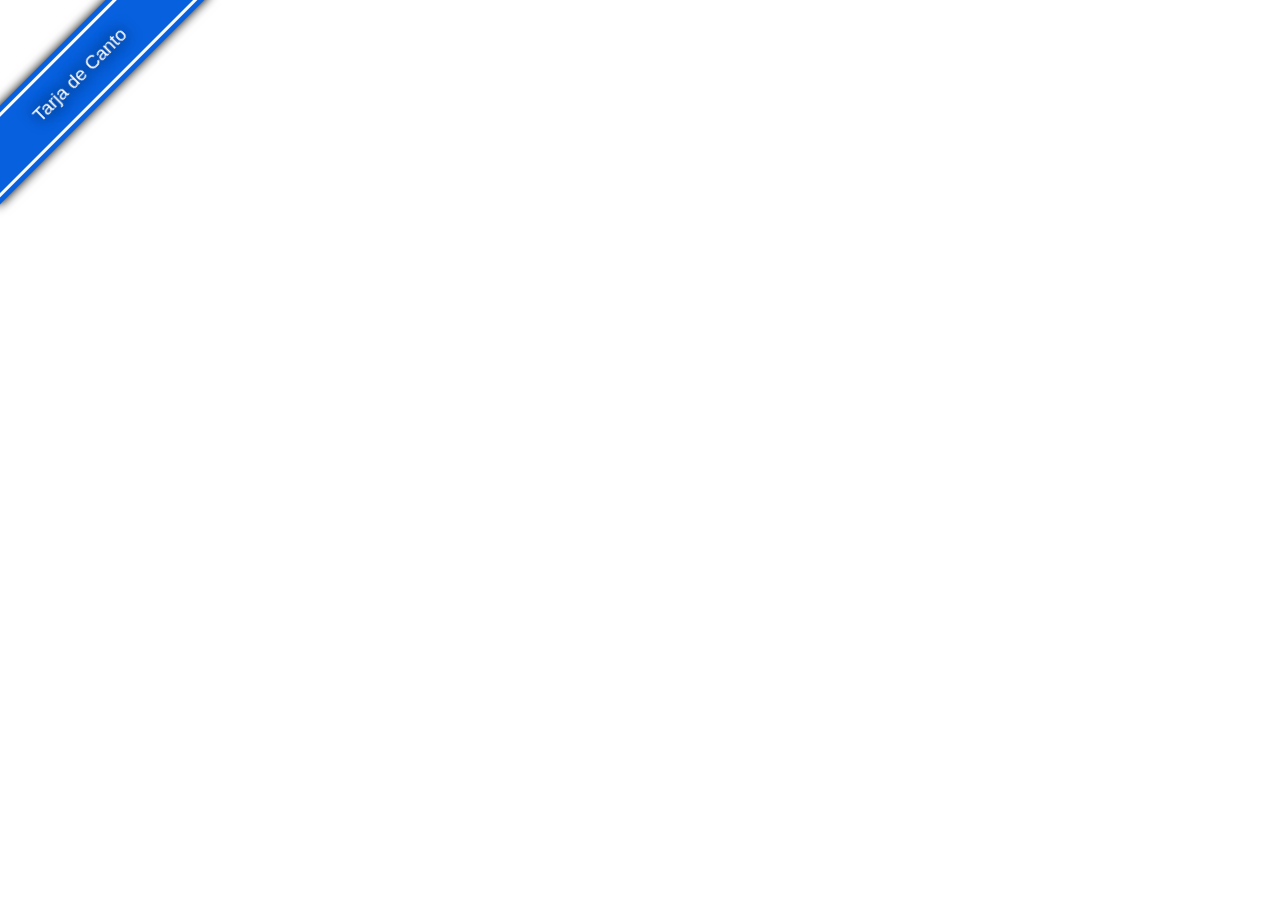
<file: Tarja de Canto/index.html>
<!DOCTYPE html>
<html lang="pt-br">
<head>
    <meta charset="UTF-8">
    <meta name="viewport" content="width=device-width, initial-scale=1.0">
    <title>Tarja de Canto</title>
    <link rel="stylesheet" href="style.css">
</head>
<body>

    <div class="tarja">
        <a href="#">Tarja de Canto</a>
    </div>

</body>
</html>
</file>
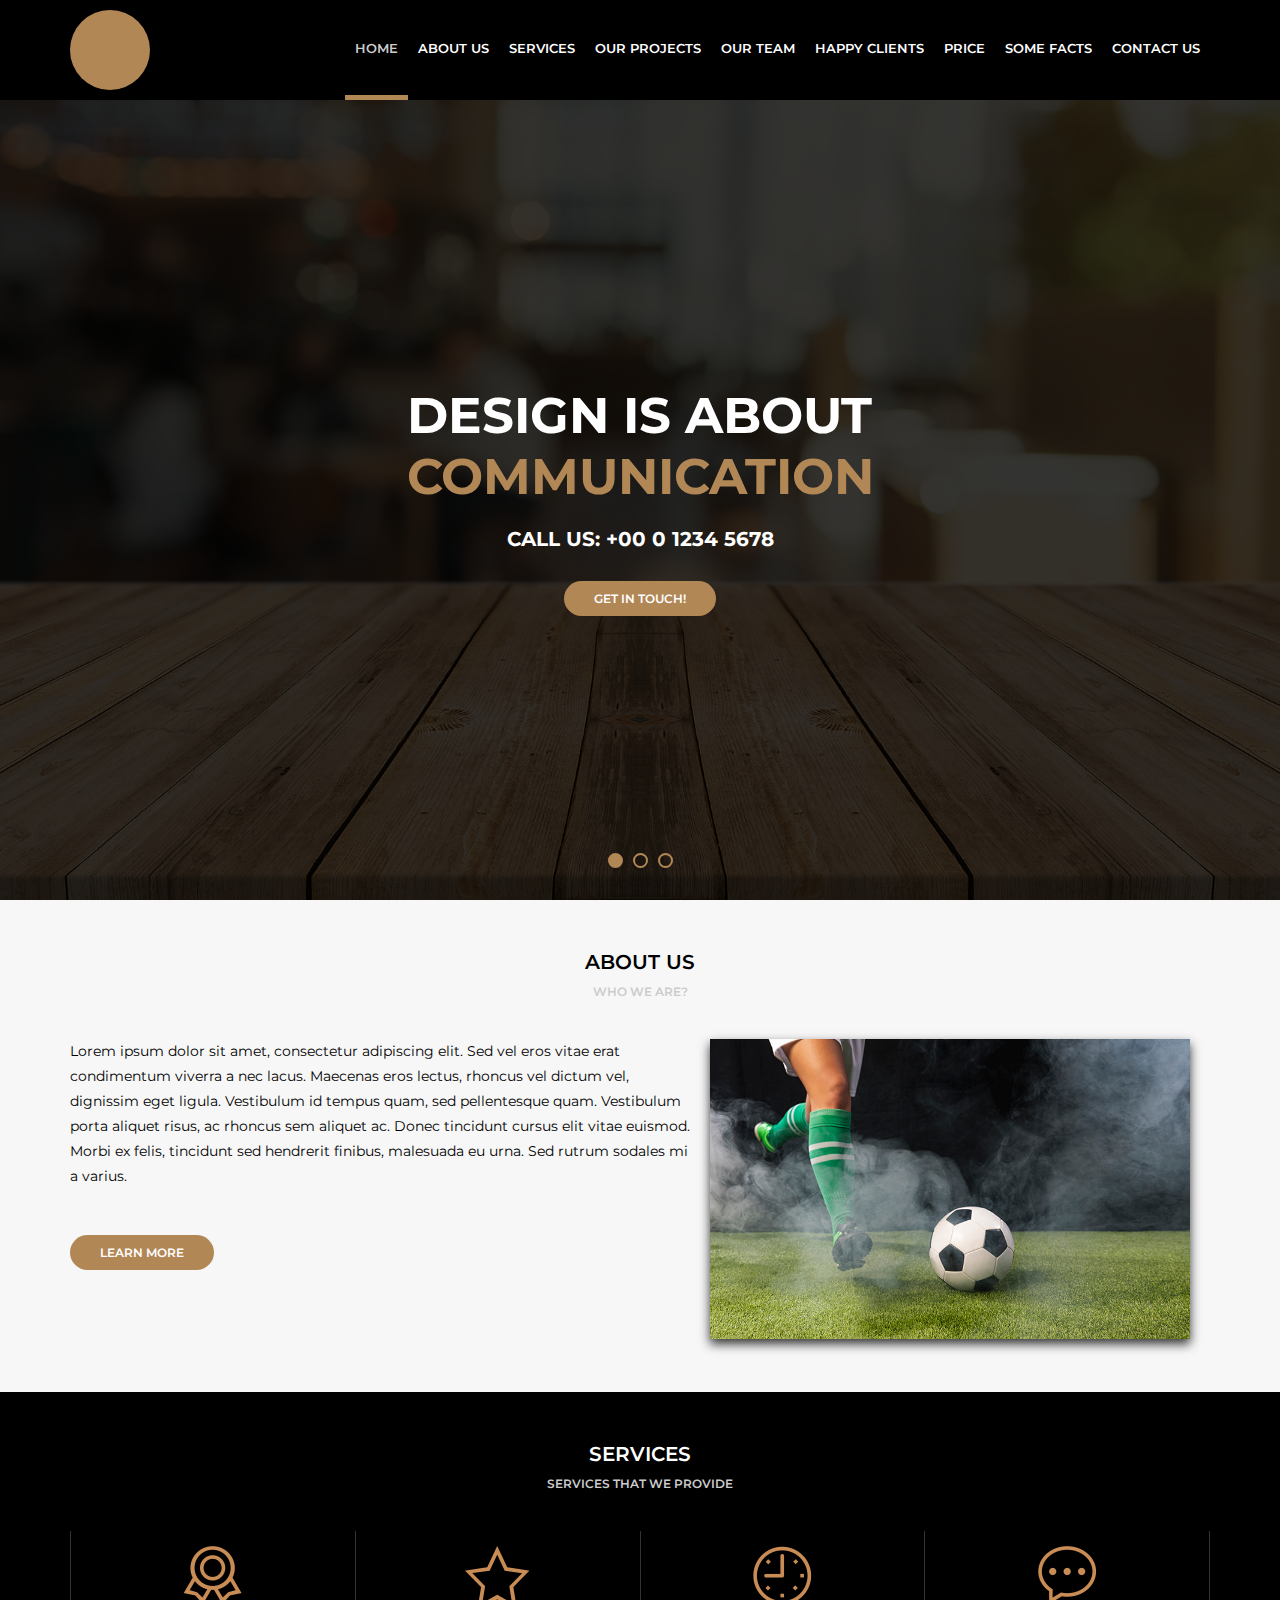
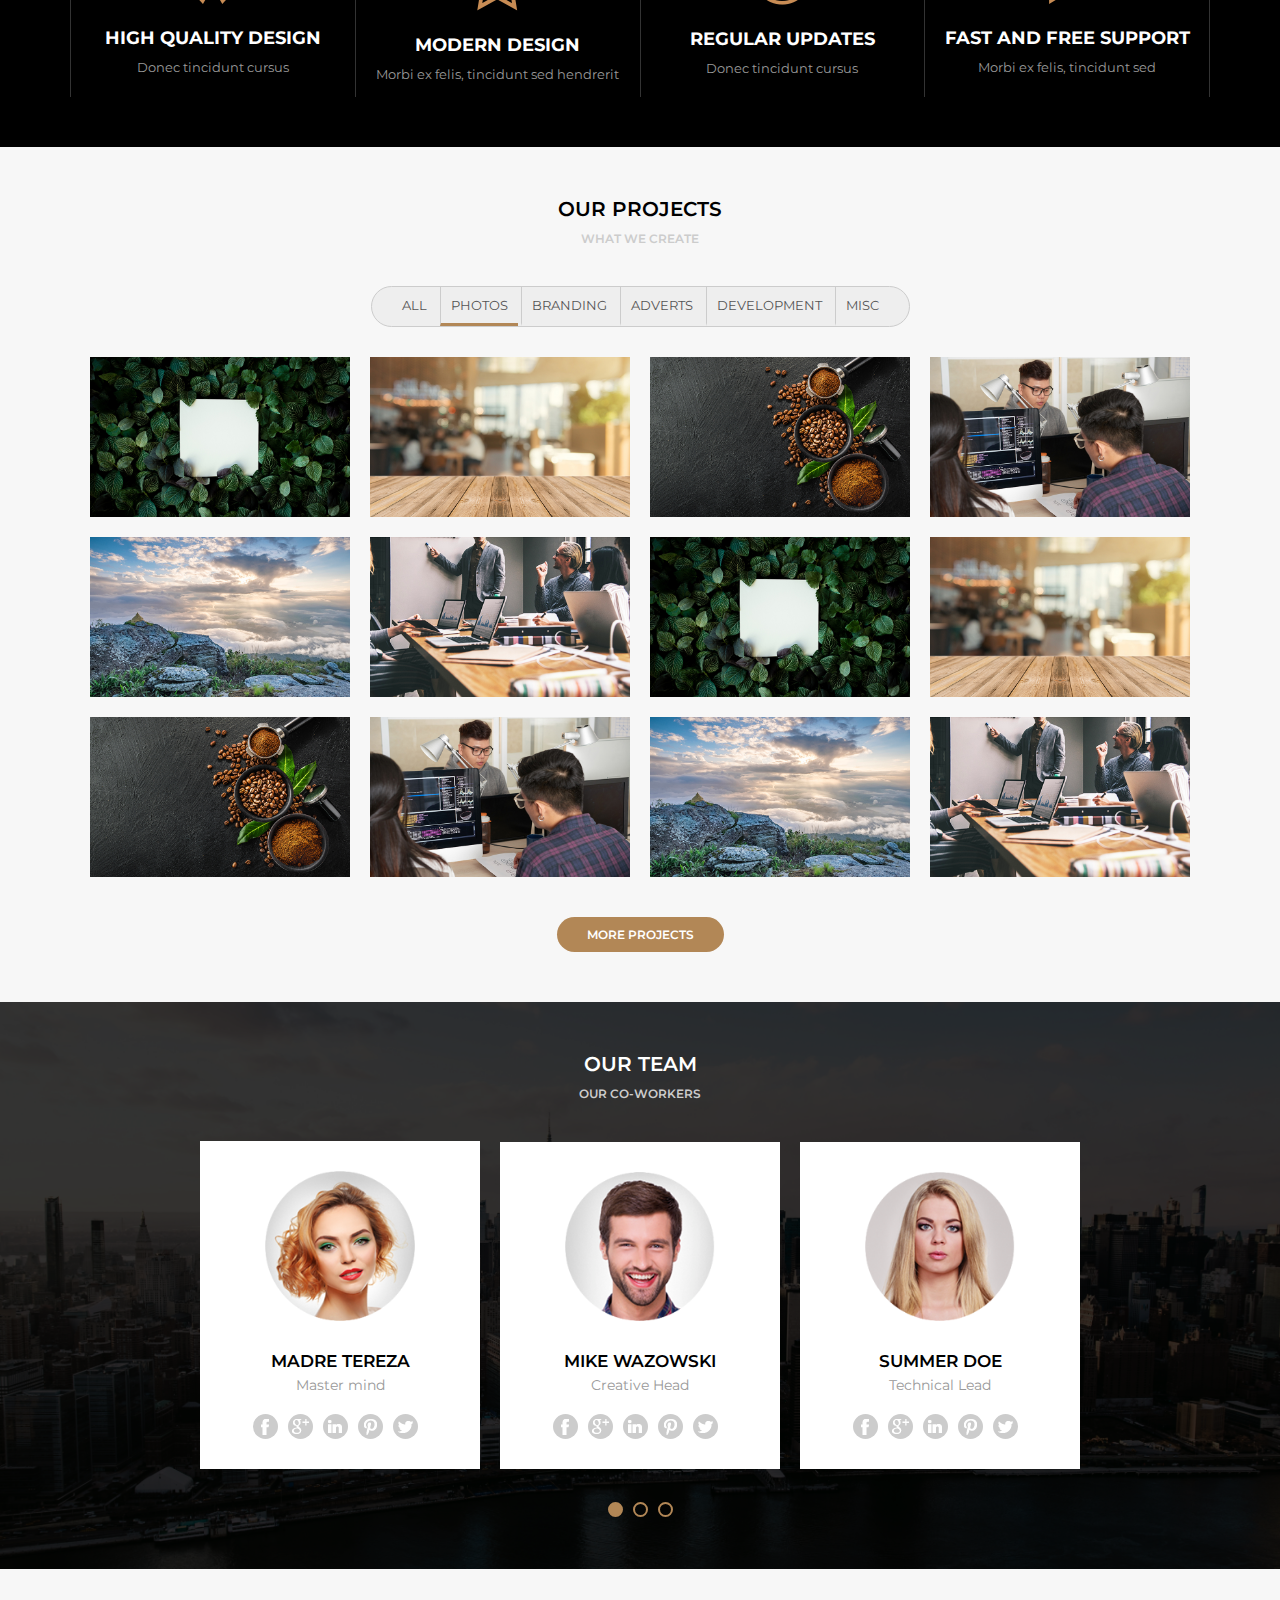
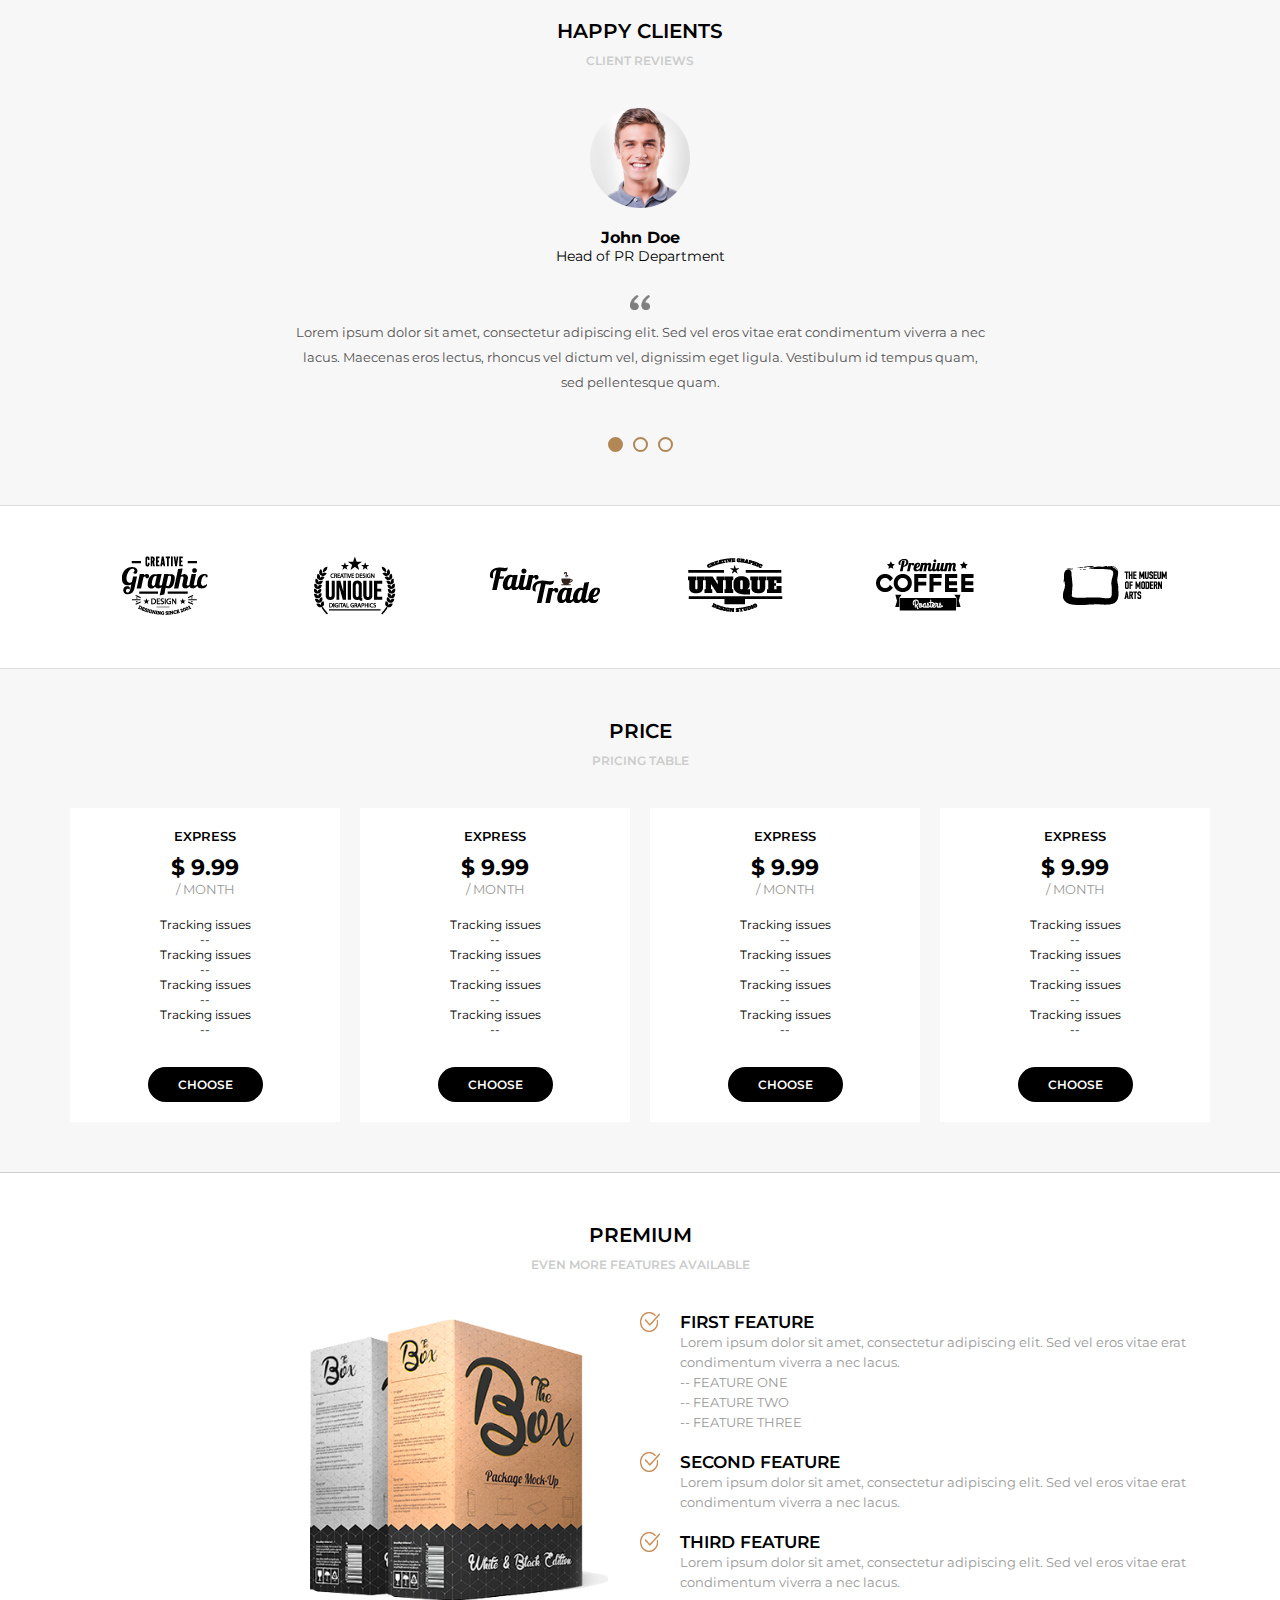
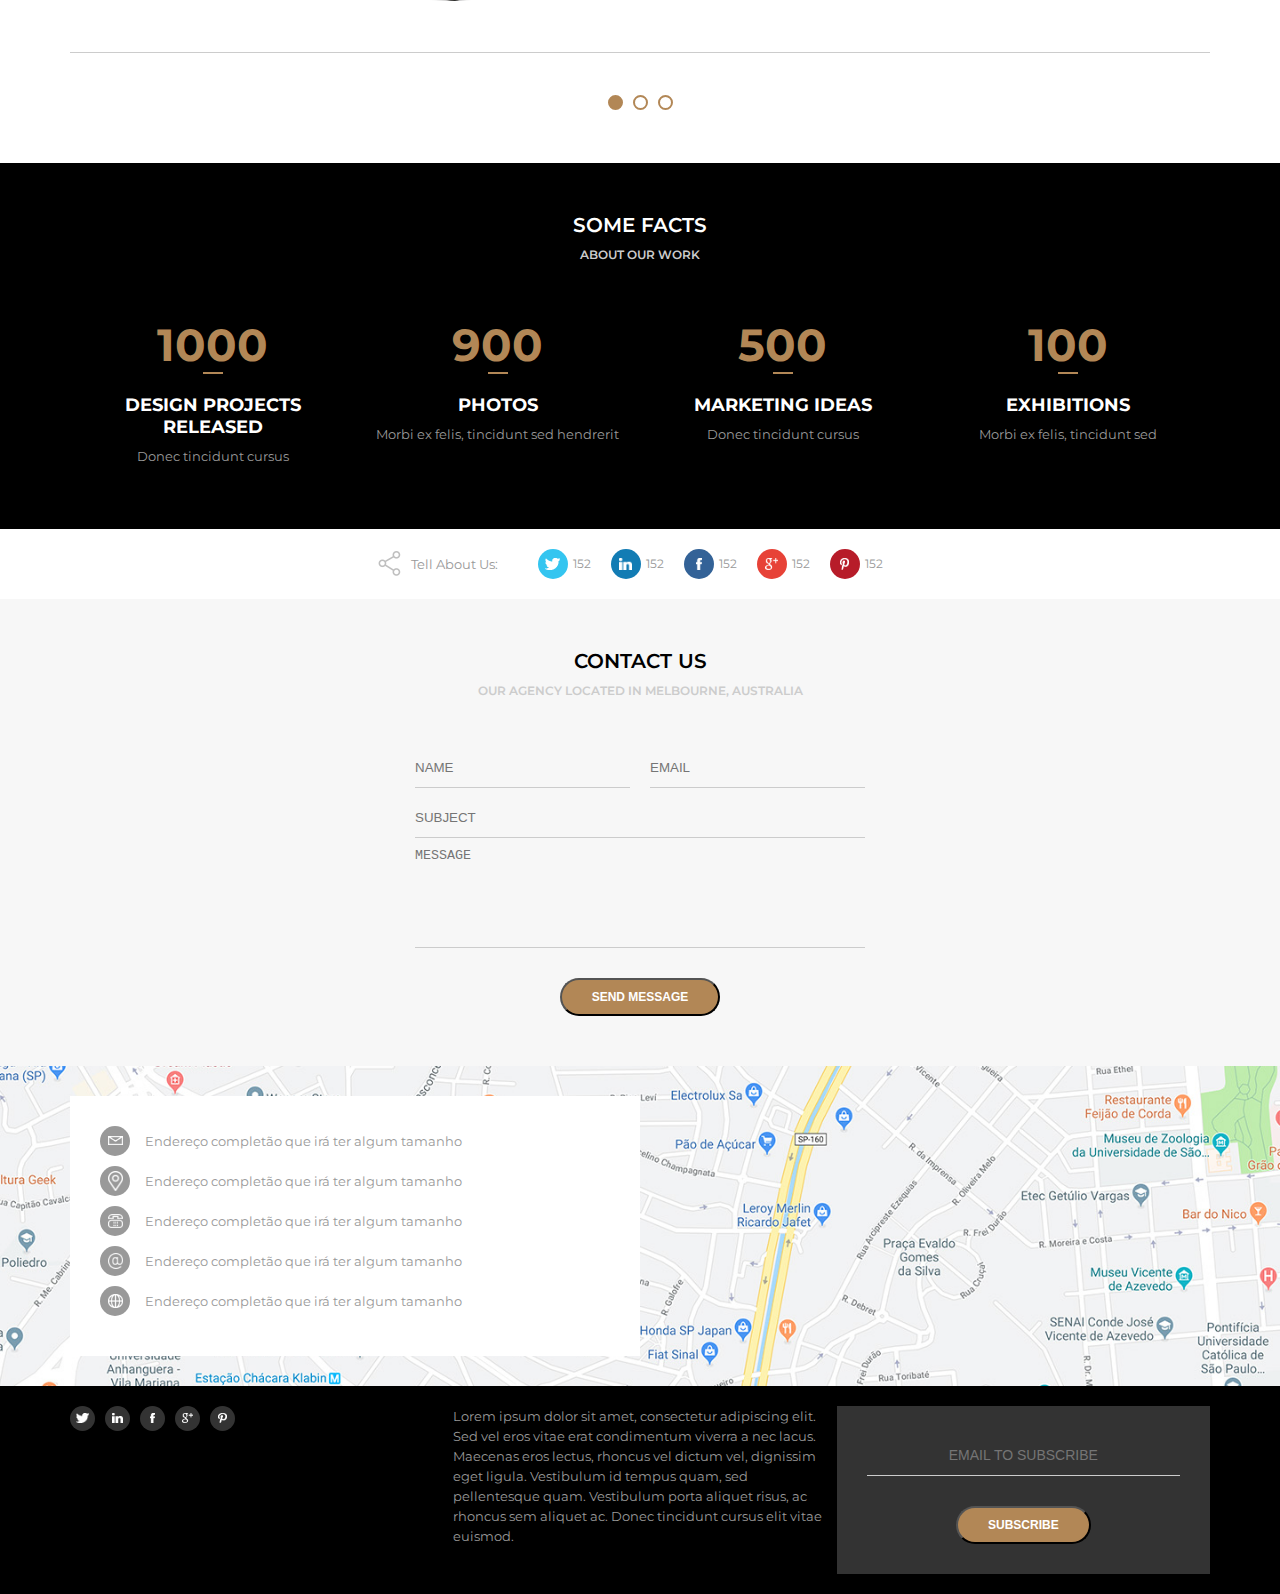
<file: Projeto Awax - B7Web/home.html>
<!DOCTYPE html>
<html>
<head>
    <meta charset="UTF-8" />
    <title>Awax</title>
    <meta name="viewport" content="width=device-width,minimum-scale=1,initial-scale=1" />
    <link href="https://fonts.googleapis.com/css?family=Montserrat:300,400,600,700&display=swap" rel="stylesheet" />
    <link rel="stylesheet" type="text/css" href="assets/css/style.css" />
</head>
<body>
<header>
    <div class="header">
        <div class="logo">
            <div class="logoimg"></div>
        </div>
        <div class="menu">
            <img class="menu-opener" src="assets/images/menu.png" />
            <nav>
                <ul>
                    <li class="active"><a href="">Home</a></li>
                    <li><a href="">About us</a></li>
                    <li><a href="">Services</a></li>
                    <li><a href="">Our Projects</a></li>
                    <li><a href="">Our Team</a></li>
                    <li><a href="">Happy Clients</a></li>
                    <li><a href="">Price</a></li>
                    <li><a href="">Some Facts</a></li>
                    <li><a href="">Contact Us</a></li>
                </ul>
            </nav>
        </div>
    </div>
</header>
<main>
    <section class="banner">
        <div class="sliders" style="margin-left:0;">
            <div class="slide">
                <div class="slidearea">
                    <h1>Design is about<br/><span>Communication</span></h1>
                    <h2>Call Us: +00 0 1234 5678</h2>
                    <a href="" class="button">Get in touch!</a>
                </div>
            </div><div class="slide">
                <div class="slidearea">
                    <h1>Design is about<br/><span>Teste</span></h1>
                    <h2>Call Us: +00 0 1234 5678</h2>
                    <a href="" class="button">Get in touch!</a>
                </div>
            </div><div class="slide">
                <div class="slidearea">
                    <h1>Design is about<br/><span>Algo</span></h1>
                    <h2>Call Us: +00 0 1234 5678</h2>
                    <a href="" class="button">Get in touch!</a>
                </div>
            </div>
        </div>
        <div class="sliders-pointers">
            <div class="pointer active"></div>
            <div class="pointer"></div>
            <div class="pointer"></div>
        </div>
    </section>

    <section class="default light">
        <div class="section-title">About us</div>
        <div class="section-desc">Who we are?</div>
        <div class="section-body">
            <div class="section-aboutus">
                <div class="section-aboutus--left">
                    <p>Lorem ipsum dolor sit amet, consectetur adipiscing elit. Sed vel eros vitae erat condimentum viverra a nec lacus. Maecenas eros lectus, rhoncus vel dictum vel, dignissim eget ligula. Vestibulum id tempus quam, sed pellentesque quam. Vestibulum porta aliquet risus, ac rhoncus sem aliquet ac. Donec tincidunt cursus elit vitae euismod. Morbi ex felis, tincidunt sed hendrerit finibus, malesuada eu urna. Sed rutrum sodales mi a varius.</p>
                    <br/>
                    <a href="" class="button">Learn More</a>
                </div>
                <div class="section-aboutus--right">
                    <img src="media/foto9.jpg" />
                </div>
            </div>
        </div>
    </section>

    <section class="default dark">
        <div class="section-title">Services</div>
        <div class="section-desc">Services that we provide</div>
        <div class="section-body">
            <div class="section-services">
                <div class="section-service">
                    <img src="assets/images/medalha.png" />
                    <h4>High Quality Design</h4>
                    <p>Donec tincidunt cursus</p>
                </div>
                <div class="section-service">
                    <img src="assets/images/estrela.png" />
                    <h4>Modern Design</h4>
                    <p>Morbi ex felis, tincidunt sed hendrerit</p>
                </div>
                <div class="section-service">
                    <img src="assets/images/relogio.png" />
                    <h4>Regular Updates</h4>
                    <p>Donec tincidunt cursus</p>
                </div>
                <div class="section-service">
                    <img src="assets/images/balao.png" />
                    <h4>Fast and free support</h4>
                    <p>Morbi ex felis, tincidunt sed</p>
                </div>
            </div>
        </div>
    </section>

    <section class="default light">
        <div class="section-title">Our Projects</div>
        <div class="section-desc">What we create</div>
        <div class="section-body">
            <div class="section-projects">
                <div class="section-projects--filters">
                    <ul>
                        <li>All</li>
                        <li class="active">Photos</li>
                        <li>Branding</li>
                        <li>Adverts</li>
                        <li>Development</li>
                        <li>Misc</li>
                    </ul>
                </div>
                <div class="section-projects--photos">
                    <div class="section-projects--photo">
                        <div class="section-projects--photoarea">
                            <div class="section-projects--photoinfo">
                                <h5>ABOUT</h5>
                                <p>Vestibulum porta aliquet risus</p>
                            </div>
                            <img src="media/foto1.jpg" />
                        </div>
                    </div>
                    <div class="section-projects--photo">
                        <div class="section-projects--photoarea">
                            <div class="section-projects--photoinfo">
                                <h5>ABOUT</h5>
                                <p>Vestibulum porta aliquet risus</p>
                            </div>
                            <img src="media/foto2.jpg" />
                        </div>
                    </div>
                    <div class="section-projects--photo">
                        <div class="section-projects--photoarea">
                            <div class="section-projects--photoinfo">
                                <h5>ABOUT</h5>
                                <p>Vestibulum porta aliquet risus</p>
                            </div>
                            <img src="media/foto3.jpg" />
                        </div>
                    </div>
                    <div class="section-projects--photo">
                        <div class="section-projects--photoarea">
                            <div class="section-projects--photoinfo">
                                <h5>ABOUT</h5>
                                <p>Vestibulum porta aliquet risus</p>
                            </div>
                            <img src="media/foto4.jpg" />
                        </div>
                    </div>
                    <div class="section-projects--photo">
                        <div class="section-projects--photoarea">
                            <div class="section-projects--photoinfo">
                                <h5>ABOUT</h5>
                                <p>Vestibulum porta aliquet risus</p>
                            </div>
                            <img src="media/foto5.jpg" />
                        </div>
                    </div>
                    <div class="section-projects--photo">
                        <div class="section-projects--photoarea">
                            <div class="section-projects--photoinfo">
                                <h5>ABOUT</h5>
                                <p>Vestibulum porta aliquet risus</p>
                            </div>
                            <img src="media/foto6.jpg" />
                        </div>
                    </div>
                    <div class="section-projects--photo">
                        <div class="section-projects--photoarea">
                            <div class="section-projects--photoinfo">
                                <h5>ABOUT</h5>
                                <p>Vestibulum porta aliquet risus</p>
                            </div>
                            <img src="media/foto1.jpg" />
                        </div>
                    </div>
                    <div class="section-projects--photo">
                        <div class="section-projects--photoarea">
                            <div class="section-projects--photoinfo">
                                <h5>ABOUT</h5>
                                <p>Vestibulum porta aliquet risus</p>
                            </div>
                            <img src="media/foto2.jpg" />
                        </div>
                    </div>
                    <div class="section-projects--photo">
                        <div class="section-projects--photoarea">
                            <div class="section-projects--photoinfo">
                                <h5>ABOUT</h5>
                                <p>Vestibulum porta aliquet risus</p>
                            </div>
                            <img src="media/foto3.jpg" />
                        </div>
                    </div>
                    <div class="section-projects--photo">
                        <div class="section-projects--photoarea">
                            <div class="section-projects--photoinfo">
                                <h5>ABOUT</h5>
                                <p>Vestibulum porta aliquet risus</p>
                            </div>
                            <img src="media/foto4.jpg" />
                        </div>
                    </div>
                    <div class="section-projects--photo">
                        <div class="section-projects--photoarea">
                            <div class="section-projects--photoinfo">
                                <h5>ABOUT</h5>
                                <p>Vestibulum porta aliquet risus</p>
                            </div>
                            <img src="media/foto5.jpg" />
                        </div>
                    </div>
                    <div class="section-projects--photo">
                        <div class="section-projects--photoarea">
                            <div class="section-projects--photoinfo">
                                <h5>ABOUT</h5>
                                <p>Vestibulum porta aliquet risus</p>
                            </div>
                            <img src="media/foto6.jpg" />
                        </div>
                    </div>
                </div>

                <a href="" class="button">More Projects</a>
            </div>
        </div>
    </section>

    <section class="default dark bg-team">
        <div class="section-team-area">
            <div class="section-title">Our Team</div>
            <div class="section-desc">Our Co-Workers</div>
            <div class="section-body">
                <div class="section-team">
                    <div class="sliders" style="margin-left:0;">
                        <div class="slide">
                            <div class="slidearea">
                                <img class="section-team--avatar" src="media/mulher1.png" />
                                <div class="section-team--name">Madre Tereza</div>
                                <div class="section-team--role">Master mind</div>
                                <div class="section-team--social">
                                        <a href=""><img src="assets/images/facebook.png" /></a>
                                        <a href=""><img src="assets/images/googleplus.png" /></a>
                                        <a href=""><img src="assets/images/linkedin.png" /></a>
                                        <a href=""><img src="assets/images/pinterest.png" /></a>
                                        <a href=""><img src="assets/images/twitter.png" /></a>
                                </div>
                            </div>
                        </div><div class="slide">
                            <div class="slidearea">
                                <img class="section-team--avatar" src="media/homem1.png" />
                                <div class="section-team--name">Mike Wazowski</div>
                                <div class="section-team--role">Creative Head</div>
                                <div class="section-team--social">
                                        <a href=""><img src="assets/images/facebook.png" /></a>
                                        <a href=""><img src="assets/images/googleplus.png" /></a>
                                        <a href=""><img src="assets/images/linkedin.png" /></a>
                                        <a href=""><img src="assets/images/pinterest.png" /></a>
                                        <a href=""><img src="assets/images/twitter.png" /></a>
                                </div>
                            </div>
                        </div><div class="slide">
                            <div class="slidearea">
                                <img class="section-team--avatar" src="media/mulher2.png" />
                                <div class="section-team--name">Summer Doe</div>
                                <div class="section-team--role">Technical Lead</div>
                                <div class="section-team--social">
                                        <a href=""><img src="assets/images/facebook.png" /></a>
                                        <a href=""><img src="assets/images/googleplus.png" /></a>
                                        <a href=""><img src="assets/images/linkedin.png" /></a>
                                        <a href=""><img src="assets/images/pinterest.png" /></a>
                                        <a href=""><img src="assets/images/twitter.png" /></a>
                                </div>
                            </div>
                        </div><div class="slide">
                            <div class="slidearea">
                                <img class="section-team--avatar" src="media/mulher1.png" />
                                <div class="section-team--name">Jane Doe</div>
                                <div class="section-team--role">Master mind</div>
                                <div class="section-team--social">
                                        <a href=""><img src="assets/images/facebook.png" /></a>
                                        <a href=""><img src="assets/images/googleplus.png" /></a>
                                        <a href=""><img src="assets/images/linkedin.png" /></a>
                                        <a href=""><img src="assets/images/pinterest.png" /></a>
                                        <a href=""><img src="assets/images/twitter.png" /></a>
                                </div>
                            </div>
                        </div>
                    </div>
                </div>
                <div class="sliders-pointers">
                    <div class="pointer active"></div>
                    <div class="pointer"></div>
                    <div class="pointer"></div>
                </div>
            </div>
        </div>
    </section>

    <section class="default light testimonials">
        <div class="section-title">Happy Clients</div>
        <div class="section-desc">Client Reviews</div>
        <div class="section-body">
            <div class="section-testimonials">
                <div class="sliders" style="margin-left:0;">
                    <div class="slide">
                        <div class="slidearea">
                            <img class="section-testimonials--avatar" src="media/homem2.png" />
                            <div class="section-testimonials--name">John Doe</div>
                            <div class="section-testimonials--role">Head of PR Department</div>
                            <img class="section-testimonials--quoteimg" src="assets/images/quote.png" />
                            <div class="section-testimonials--quote">Lorem ipsum dolor sit amet, consectetur adipiscing elit. Sed vel eros vitae erat condimentum viverra a nec lacus. Maecenas eros lectus, rhoncus vel dictum vel, dignissim eget ligula. Vestibulum id tempus quam, sed pellentesque quam.</div>
                        </div>
                    </div><div class="slide">
                        <div class="slidearea">
                            <img class="section-testimonials--avatar" src="media/homem2.png" />
                            <div class="section-testimonials--name">John Doe</div>
                            <div class="section-testimonials--role">Head of PR Department</div>
                            <img class="section-testimonials--quoteimg" src="assets/images/quote.png" />
                            <div class="section-testimonials--quote">Lorem ipsum dolor sit amet, consectetur adipiscing elit. Sed vel eros vitae erat condimentum viverra a nec lacus. Maecenas eros lectus, rhoncus vel dictum vel, dignissim eget ligula. Vestibulum id tempus quam, sed pellentesque quam.</div>
                        </div>
                    </div><div class="slide">
                        <div class="slidearea">
                            <img class="section-testimonials--avatar" src="media/homem2.png" />
                            <div class="section-testimonials--name">John Doe</div>
                            <div class="section-testimonials--role">Head of PR Department</div>
                            <img class="section-testimonials--quoteimg" src="assets/images/quote.png" />
                            <div class="section-testimonials--quote">Lorem ipsum dolor sit amet, consectetur adipiscing elit. Sed vel eros vitae erat condimentum viverra a nec lacus. Maecenas eros lectus, rhoncus vel dictum vel, dignissim eget ligula. Vestibulum id tempus quam, sed pellentesque quam.</div>
                        </div>
                    </div>
                </div>
                <div class="sliders-pointers">
                    <div class="pointer active"></div>
                    <div class="pointer"></div>
                    <div class="pointer"></div>
                </div>
            </div>
        </div>
    </section>

    <section class="default section-companies">
        <div class="section-body">
            <div class="section-companies--area">
                <div class="section-company">
                    <img src="media/empresa1.png" />
                </div>
                <div class="section-company">
                    <img src="media/empresa2.png" />
                </div>
                <div class="section-company">
                    <img src="media/empresa3.png" />
                </div>
                <div class="section-company">
                    <img src="media/empresa4.png" />
                </div>
                <div class="section-company">
                    <img src="media/empresa5.png" />
                </div>
                <div class="section-company">
                    <img src="media/empresa6.png" />
                </div>
            </div>
        </div>
    </section>

    <section class="default light">
        <div class="section-title">Price</div>
        <div class="section-desc">Pricing Table</div>
        <div class="section-body">
            <div class="section-price">
                    <div class="section-price--item">
                        <div class="section-price--item-name">Express</div>
                        <div class="section-price--item-money">$ 9.99</div>
                        <div class="section-price--item-period">/ month</div>
                        <div class="section-price--item-point">Tracking issues<br/>--</div>
                        <div class="section-price--item-point">Tracking issues<br/>--</div>
                        <div class="section-price--item-point">Tracking issues<br/>--</div>
                        <div class="section-price--item-point">Tracking issues<br/>--</div>
                        <a href="" class="button button--dark">Choose</a>
                    </div>
                    <div class="section-price--item">
                        <div class="section-price--item-name">Express</div>
                        <div class="section-price--item-money">$ 9.99</div>
                        <div class="section-price--item-period">/ month</div>
                        <div class="section-price--item-point">Tracking issues<br/>--</div>
                        <div class="section-price--item-point">Tracking issues<br/>--</div>
                        <div class="section-price--item-point">Tracking issues<br/>--</div>
                        <div class="section-price--item-point">Tracking issues<br/>--</div>
                        <a href="" class="button button--dark">Choose</a>
                    </div>
                    <div class="section-price--item">
                        <div class="section-price--item-name">Express</div>
                        <div class="section-price--item-money">$ 9.99</div>
                        <div class="section-price--item-period">/ month</div>
                        <div class="section-price--item-point">Tracking issues<br/>--</div>
                        <div class="section-price--item-point">Tracking issues<br/>--</div>
                        <div class="section-price--item-point">Tracking issues<br/>--</div>
                        <div class="section-price--item-point">Tracking issues<br/>--</div>
                        <a href="" class="button button--dark">Choose</a>
                    </div>
                    <div class="section-price--item">
                        <div class="section-price--item-name">Express</div>
                        <div class="section-price--item-money">$ 9.99</div>
                        <div class="section-price--item-period">/ month</div>
                        <div class="section-price--item-point">Tracking issues<br/>--</div>
                        <div class="section-price--item-point">Tracking issues<br/>--</div>
                        <div class="section-price--item-point">Tracking issues<br/>--</div>
                        <div class="section-price--item-point">Tracking issues<br/>--</div>
                        <a href="" class="button button--dark">Choose</a>
                    </div>
            </div>
        </div>
    </section>

    <section class="default light premium">
        <div class="section-title">Premium</div>
        <div class="section-desc">Even More Features Available</div>
        <div class="section-body">
            <div class="section-premium">
                <div class="sliders" style="margin-left:0;">
                    <div class="slide">
                        <div class="slidearea">
                            <div class="section-premium--left">
                                <img src="media/livros.png" />
                            </div>
                            <div class="section-premium--right">
                                    <div class="section-premium--item">
                                        <img src="assets/images/check.png" />
                                        <div>
                                            <h4>FIRST FEATURE</h4>
                                            Lorem ipsum dolor sit amet, consectetur adipiscing elit. Sed vel eros vitae erat condimentum viverra a nec lacus.<br/>
                                            -- FEATURE ONE<br/>
                                            -- FEATURE TWO<br/>
                                            -- FEATURE THREE
                                        </div>
                                    </div>
                                    <div class="section-premium--item">
                                        <img src="assets/images/check.png" />
                                        <div>
                                            <h4>SECOND FEATURE</h4>
                                            Lorem ipsum dolor sit amet, consectetur adipiscing elit. Sed vel eros vitae erat condimentum viverra a nec lacus.
                                        </div>
                                    </div>
                                    <div class="section-premium--item">
                                        <img src="assets/images/check.png" />
                                        <div>
                                            <h4>THIRD FEATURE</h4>
                                            Lorem ipsum dolor sit amet, consectetur adipiscing elit. Sed vel eros vitae erat condimentum viverra a nec lacus.
                                        </div>
                                    </div>
                            </div>
                        </div>
                    </div><div class="slide">
                        <div class="slidearea">
                            ...
                        </div>
                    </div><div class="slide">
                        <div class="slidearea">
                            ...
                        </div>
                    </div>
                </div>
                <div class="sliders-pointers">
                    <div class="pointer active"></div>
                    <div class="pointer"></div>
                    <div class="pointer"></div>
                </div>
            </div>
        </div>
    </section>

    <section class="default dark">
        <div class="section-title">Some Facts</div>
        <div class="section-desc">About our work</div>
        <div class="section-body">
            <div class="section-facts">
                <div class="section-fact">
                    <h3>1000</h3>
                    <div class="section-fact-line"></div>
                    <h4>Design Projects Released</h4>
                    <p>Donec tincidunt cursus</p>
                </div>
                <div class="section-fact">
                    <h3>900</h3>
                    <div class="section-fact-line"></div>
                    <h4>Photos</h4>
                    <p>Morbi ex felis, tincidunt sed hendrerit</p>
                </div>
                <div class="section-fact">
                    <h3>500</h3>
                    <div class="section-fact-line"></div>
                    <h4>Marketing Ideas</h4>
                    <p>Donec tincidunt cursus</p>
                </div>
                <div class="section-fact">
                    <h3>100</h3>
                    <div class="section-fact-line"></div>
                    <h4>Exhibitions</h4>
                    <p>Morbi ex felis, tincidunt sed</p>
                </div>
            </div>
        </div>
    </section>

    <section class="section-share">
        <div class="section-share--legend">
            <img src="assets/images/share.png" />
            Tell About Us:
        </div>
        <div class="section-share--item">
            <div class="section-share--icon twitter">
                <img src="assets/images/twitter.png" />
            </div>
            152
        </div>
        <div class="section-share--item">
            <div class="section-share--icon linkedin">
                <img src="assets/images/linkedin.png" />
            </div>
            152
        </div>
        <div class="section-share--item">
            <div class="section-share--icon facebook">
                <img src="assets/images/facebook.png" />
            </div>
            152
        </div>
        <div class="section-share--item">
            <div class="section-share--icon googleplus">
                <img src="assets/images/googleplus.png" />
            </div>
            152
        </div>
        <div class="section-share--item">
            <div class="section-share--icon pinterest">
                <img src="assets/images/pinterest.png" />
            </div>
            152
        </div>
    </section>

    <section class="default light">
        <div class="section-title">Contact Us</div>
        <div class="section-desc">Our Agency Located in Melbourne, Australia</div>
        <div class="section-body">
            <div class="section-contact">
                <form method="POST">
                    <div class="section-contact--split">
                        <input type="text" name="name" placeholder="NAME" />
                        <input type="text" name="name" placeholder="EMAIL" />
                    </div>
                    <input type="text" name="name" placeholder="SUBJECT" />
                    <textarea name="message" placeholder="MESSAGE"></textarea>
                    <input type="submit" value="Send Message" class="button" />
                </form>
            </div>
        </div>
    </section>

    <section class="section-map">
        <div class="section-map--area">
            <div class="section-map--info">
                    <div class="section-map--info-item">
                        <div class="section-map--info-item-img">
                            <img src="assets/images/carta.png" />
                        </div>
                        Endereço completão que irá ter algum tamanho
                    </div>
                    <div class="section-map--info-item">
                        <div class="section-map--info-item-img">
                            <img src="assets/images/localizacao.png" />
                        </div>
                        Endereço completão que irá ter algum tamanho
                    </div>
                    <div class="section-map--info-item">
                        <div class="section-map--info-item-img">
                            <img src="assets/images/telefone.png" />
                        </div>
                        Endereço completão que irá ter algum tamanho
                    </div>
                    <div class="section-map--info-item">
                        <div class="section-map--info-item-img">
                            <img src="assets/images/arroba.png" />
                        </div>
                        Endereço completão que irá ter algum tamanho
                    </div>
                    <div class="section-map--info-item">
                        <div class="section-map--info-item-img">
                            <img src="assets/images/web.png" />
                        </div>
                        Endereço completão que irá ter algum tamanho
                    </div>
            </div>
        </div>
    </section>


</main>
<footer>
    <div class="footer--area">
        <div class="footer--item area1">
            <div class="footer-social">
                <a href=""><img src="assets/images/twitter.png" /></a>
                <a href=""><img src="assets/images/linkedin.png" /></a>
                <a href=""><img src="assets/images/facebook.png" /></a>
                <a href=""><img src="assets/images/googleplus.png" /></a>
                <a href=""><img src="assets/images/pinterest.png" /></a>
            </div>
        </div>
        <div class="footer--item area2">
                Lorem ipsum dolor sit amet, consectetur adipiscing elit. Sed vel eros vitae erat condimentum viverra a nec lacus. Maecenas eros lectus, rhoncus vel dictum vel, dignissim eget ligula. Vestibulum id tempus quam, sed pellentesque quam. Vestibulum porta aliquet risus, ac rhoncus sem aliquet ac. Donec tincidunt cursus elit vitae euismod.
        </div>
        <div class="footer--item area3">
            <form method="POST">
                <input type="email" name="email" placeholder="EMAIL TO SUBSCRIBE" />
                <button class="button">Subscribe</button>
            </form>
        </div>
    </div>
</footer>
</body>
</html>
</file>
<file: Card Profile/style.css>
* {
    box-sizing: 0;
    padding: 0;
    margin: 0;
}

section {
    background-image: url(img/bg3.jpg);
    background-position: center;
}

.card1 {
    display: flex;
    justify-content: center;
    align-items: center;
    height: 100vh;
    width: 100vw;
    background-color: rgba(0, 0, 0, 0.578);

}

.Profile {
    display: flex;
    flex-direction: column;
    align-items: center;
    justify-content: center;
    text-align: center;
    width: 12.6rem;
    height: 21.6rem;
    background-color: #2d2c2ced;
    border-radius: 10px 0 0 10px;
    border-right: solid 1px #ffffff34;
}

.img {
    display: flex;
    justify-content: center;
}


.img img {
    border: 2px solid #ffffff34;
    border-radius: 55px;
    width: 110px;
    height: 110px;
}

.name {
    margin-top: 10px;
    font-family: sans-serif;
    font-size: 10px;
    color: #045df890;
}

.desc {
    margin-top: 20px;
    font-family: sans-serif;
    font-size: 14px;
    color: #043ea2;
}

.rede-social {
    display: flex;
    align-items: center;
    justify-content: center;
    margin-top: 20px;
    margin-left: 8px;
}

.rede-social a {
    display: flex;
    justify-content: center;
    align-items: center;
    width: 25px;
    height: 25px;
    background-color: #ffffff34;
    border-radius: 13px;
    margin-right: 10px;
}

.facebook a:hover {
    background-color: #3b5998;
}

.linkedin a:hover {
    background-color: #0e76a8;
}

.pinterest a:hover {
    background-color: #c8232c;
}

.googleplus a:hover {
    background-color: #db4a39;
}

.twitter a:hover {
    background-color: #00acee;
}

.Social {
    display: flex;
    flex-direction: column;
    padding-bottom: 10px;
    padding-left: 30px;
    padding-right: 10px ;
    width: 22rem;
    height: 21rem;
    background-color: #2d2c2ced;
    border-radius: 0 10px 10px 0;
    font-family: sans-serif;
}

.Select {
    margin-top: 10px;
    margin-left: 5px;
}

.mySelect {
    text-align: center;
    background: rgba(255, 255, 255, 0.16);
    border-radius: 8px;
    border: solid 1px #043ea2;
}

#mySelect {
    width: 300px;
    height: 30px;
}

h3 {
    margin-top: 25px;
    color: #043ea2;
    font-size: 18px;
}
#exp  {
    overflow-y: auto;
    font-size: 14px;
    line-height: 20px;
}

#cursos,
#exp {
    display: none;
    color: #757575;
}

#info,
#cursos{
    padding-top: 20px;
    font-size: 14px;
    line-height: 25px;
}


#info,
#cursos,
#exp {
    color: #757575;
    align-self: left;
    margin-top: 10px;
    
}

#info b,
#cursos b,
#exp b {
    color: #043ea2;
}


::-webkit-scrollbar {
  width: 5px;
  border-radius: 50%;
}

::-webkit-scrollbar-track {
  background: #f1f1f1;
}

::-webkit-scrollbar-thumb {
  background: #888;
}

::-webkit-scrollbar-thumb:hover {
    background: #555;
  }
</file>
<file: Formulario/style.css>
:root {
    --bg-color: #09729f;
    --bg2-color: #09729fb4;
    --bg3-color:  #09729f00;
    --bd-color: #ffdd0032;
    --f-color: #ffffff;
    --bot-color: #f7eb07;
    --inp-color: #b6b2b2;
    
}


*{  
    margin: 0;
    font-family: 'Open Sans', sans-serif;
}

.inicio{
    display: flex;
    height: 80px;
    background-color: var(--bg2-color);
    border: 2px solid var(--bd-color);
    border-radius: 10px;
    justify-content: space-between;
    align-items: center;
    box-shadow: 0px 0px 10px var(--bot-color);
    margin: 5px;

}

.logo{
    color: var(--f-color);
    display: flex;
    background-color: var(--bg3-color);
    font-size: medium;
    color: var(--f-color);
    justify-content: space-between;
    align-items: center;
}

h1{
    color: var(--inp-color);
    
}

.area-login{
    display: flex;
    background-color: var(--bg3-color);
    justify-content: space-between;
    align-items: center;
}

h2{
    text-align: left;
    margin-bottom: 10px;
}

.botao button{
    width: 50px;
    height: 25px;
    background-color: var(--bg3-color);
    border: 1px solid var(--bd-color);
    border-radius: 5px;
    color: var(--f-color);
    margin-right: 5px;
}

.senha input{
    background-color: var(--inp-color);
    border: 3px solid var(--bd-color);
    width: 150px;
    height: 15px;
    margin: 2px;
}

.email input{
    background-color: var(--inp-color);
    border: 3px solid var(--bd-color);
    width: 150px;
    height: 15px;
    margin: 2px;
}

img{
    width: 95px;
    background-color: var(--bg3-color);
}


body{
    background-image: url(Img/1.thumb-1920-911401.jpg);
    background-size: cover;
    background-position: center;
    background-attachment: fixed;
}

input, select{
    background-color: var(--inp-color);
}

.conteiner{
    display: flex; 
    justify-content: end;
}


.Cadastro fieldset {
    background-color: var(--bg2-color);
    box-shadow: 0px 0px 10px var(--bot-color);
    margin-bottom: 20px;
    border: 2px solid var(--bd-color);
    border-radius: 10px;
    width: 300px;
    text-align: left;
    margin: 10px;
}

.Cadastro, label {
color: var(--inp-color);
}

.Cadastro legend{
    color: var(--f-color);
    background-color: var(--bg-color);
    border: 2px solid var(--bd-color);
    border-radius: 10px;

}


.Cadastro input {
    padding: 5px;
    width: 250px;
    font-size: 15px;
    border: 2px solid var(--bd-color);
    margin-top: 5px;
    border-radius: 10px;
}

select {
    margin-top: 5px;
    width: 200px;
}
.container2{
    display: flex;
    flex-direction: column;
}

.Cadastro button {
    background-color: var(--bg3-color);
    padding: 10px;
    font-size: 15px;
    border: 2px solid var(--bd-color);
    border-radius: 10px;
    color: var(--f-color);
    margin-top: 5px;   
}


button:hover {
    background-color: var(--bd-color);
    color: var(--bot-color);
    
}

.check input{
    width: 15px;
    margin-bottom: auto;
    
}

#copyright{
    background-color: var(--bg2-color);
    box-shadow: 0px 0px 10px var(--bot-color);
    margin: 5px;
    color: var(--f-color);
    padding: 14px;
    text-align: center;
}

#copyright a{
    color: var(--bot-color);

}
</file>
<file: One piece/style.css>
body{
    margin: 0;
    padding: 0;
    font-family: Arial;
}

header{
    display: flex;
    justify-content: center;
    height: 120px;
}

.container{
    display: flex;
    justify-content: space-between;
    width: 990px;
    
    
}

.logo{
    display: flex;
    align-items: center;
}

.logo p{
    color: #727272;
    font-size: 40px;
}

.menu{
    display: flex;
    align-items: center;
}

nav ul{
    list-style: none;
    margin: 0;
    padding: 0;
}
nav ul{
    display: flex;
    
}

nav a {
    display: block;
    padding: 15px;
    text-decoration: none;
    text-transform: uppercase;
    color: #727272;
}

 nav a:hover{
    background-color: #8d8a08;
    color: #ffffff;
}

#banner{
    display: flex;
    justify-content: center;
    background-image: url(img/1.thumb-1920-911401.jpg);
    background-position: center;
    background-size: cover;
    height: 670px;
}

.column {
    flex-direction: column;

}

.banner-redline{
    flex: 1;
    display: flex;
    flex-direction: column;
    justify-content: center;
    align-items: end;
    
}
.banner-redline h1{
    color: #c4ca11ea;
    font-size: 70px;
    text-shadow: 0px 1px  20px  #f6ff00;
    margin: 0;
    padding: 0;
    max-width: 460px;

    
}


.banner-options{
    height: 210px;
    display: flex;

}

.banner1,
.banner2,
.banner3{
    flex: 1;
    color: #ffffff;
    padding: 20px;
}

.banner1{
    background-color: #8d8b08ea;

}

.banner2{
    background-color: #afac03ea;
}

.banner3{
    background-color: #c4c100ea;

}

.banner-title{
    font-size: 21px;

}

.desc-banner{
    font-size: 12px;
    margin-top: 20px;
    margin-bottom: 20px;
}

.banner-options a{
    display: inline-block;
    border: solid 1px #ffffff;
    padding: 5px;
    text-decoration: none;
    color: #ffffff;
    font-size: 13px;

}

#geral{
    display: flex;
    justify-content: center;
}

#geral section{
    flex: 2;
}

#geral aside{
    flex: 1;
}

.widget-title {
   margin-top: 30px;
   margin-bottom: 20px; 
}

.widget-title {
    color: #000;
    font-size: 21px;
    font-weight: bold;
}

.widget-title-bar {
    width: 50px;
    height: 2px;
    background-color: #8d8a08;
}



.widget-body .telegram{
    max-width: 350px;
    height: 70px;
    display: flex;
    justify-content: baseline;
    background-color: #08c ;
    margin-top: 5px;
    border-radius: 10px;

}

.widget-body .telegram .telegram-text{
    font-size: 25px;
    font-weight: bold;
    flex: 2;
    align-self: center;
    letter-spacing: 1px;
    justify-self: center;
    
}

.widget-body .telegram .telegram-member{
    color: #ffffff;
    font-size: 13px;
    flex: 2;
    align-self: center;
    margin-left: 15px;
}

.widget-body .telegram .telegram-text a{
    text-decoration: none;
    color: #ffffff;
}

.widget-body .telegram img {
    width: 100%;
    flex: 1;
}

.propaganda-bar {
    width: 50px;
    height: 3px;
    background-color: #8d8a08;
    margin-bottom: 20px;
    margin-top: 5px;
}

.propaganda-body{
    max-width: 350px;
    display: flex;
    flex-wrap: wrap;
    

}

.propaganda-body div img{
    margin: 3px;
    width: 160px;
    
}

.flex{
    display: flex;
    flex-wrap: wrap;
}
article{
    flex: 1;
    min-width: 300px;
    margin-right: 20px;
}

article a {
    text-decoration: none;
}
article .news-data{
    display: flex;
}

article .news-posted-at{
    background-color: #8d8a08;
    color: #ffffff;
    font-size: 12px;
    padding: 10px;
    margin-right: 2px;

}

article .news-comments {
    background-color: #a5aa0b;
    color: #ffffff;
    font-size: 12px;
    padding: 10px;
    
}

article .news-thumb {
    margin-top: 30px;
}

article .news-thumb img {
    width: 100%;
    height: auto;
}

article .news-title {
    margin-top: 25px;
    margin-bottom: 25px;
    color: #000;
    font-size: 25px;

}
article .news-resume {
    color: #555;
    font-size: 16px;
    line-height: 20px;
    margin-bottom: 30px;
}

footer{
    background-color: #8d8a08;
    display: flex;
    justify-content: space-between;
    align-items: center;
    height: 100px;
}

footer .contatos a, p{
    font-size: 14px;
    text-decoration: none;
    color: #ffffff;
}

footer .contatos .titulo{
    color: #ffffff;
    font-size: 17px;
}

.copyright{
    display: flex;
    height: 35px;
    justify-content: center;
    align-items: center;
    background-color: #615f03;
    color: #ffffff;
}

.copyright a {
    text-decoration: none;
    color: #ffffff;
}

.menuMobile {
    display: none;
    width: 40px;
    height: 40px;
    margin: 10px;

}

.mn-line{
    height: 4px;
    background-color: #8d8a08;
}


@media (max-width:600px) {
    .logo img{
        width: 100px;
    }
    
    .logo p {
        font-size: 25px;
    }

    nav a{
        font-size: 10px;
    }

    .banner-redline h1 {
        font-size: 45px;
    }

    .banner-title {
        font-size: 14px;

    }

    .desc-banner{
        font-size: 11px;
        margin-top: 10px;
        margin-bottom: 10px;
    }

    #geral .container {
        flex-direction: column;
    }

    #geral section, aside {
        padding: 20px;
    }
   
    nav ul {
        flex-direction: column;
        display: none;
        position: absolute;
        right: 0;
        width: 50%;
        background-color: #ffffff;
    }

    header {
        height: auto;
    }

    .menuMobile{
        display: flex;
        flex-direction: column;
        justify-content: space-around;
    }
    footer div img{
        width: 80px;

    }

    footer .contatos{
        font-size: 11px;
    }
}



@media (max-width:400px){
    .banner-options{
        flex-direction: column;
        height: auto;
    }
}
</file>
<file: Pagina de Tributo/style.css>
body{
    margin: 0;
    font-style: arial;
    background-color: #a8a8a8;
}

header{
    text-align: center;
    color: #464646;
    border-bottom: solid 1px #e7e4e4;
}

header .nome{
    font-size: 40px;
    text-transform: bold;
    color: #000;
}

#geral{
    display: flex;
    flex-direction: column;
}

.img-sylvester{
    display: flex;
    justify-content: center;
}

#geral .img-sylvester figure img{
    width: 250px;
}

#geral .img-sylvester figure {
    width: 250px;
    position: relative;
    background-color: #e7e4e4;
}
  
  #geral .img-sylvester figure figcaption {
    font-size: 12px;
    width: 100%; 
    background-color: #e7e4e4;
    color: #464646; 
    padding-bottom: 4px;
    box-sizing: border-box;
  }

  .descrição{
    margin-right: 100px;
    margin-left: 100px;
    text-align: center;

  }

  .descrição a {
    text-decoration: none;
    color: #000;
  }

  .time-line {
    display: flex;
    justify-content: center;
  }
 
  .time-line-body .premio{
    font-size: 18px;
    margin-left: 25px;
  }

  .time-line-body strong{
    font-size: 16px;
    color: #000;
        
  }

  .time-line-body li{
    color: #5a5959;
    padding: 2px;
  }

 .barra {
    height: 1px;
    background-color: #e7e4e4;
  }

  footer .wikipedia{
    text-align: center;
    margin-left: 25px;
    color: #5a5959;
  }

  footer .wikipedia a{
    text-decoration: none;
    color: #5a5959;
  }

  footer .copyright {
    text-align: center;
    padding: 5px;
    font-size: 17px;
    color: #a8a8a8;
    background-color: #000;

}
  
footer .copyright a {
    text-decoration: none;
    color: #a8a8a8;
} 

#geral .descrição a:hover, footer .copyright a:hover,footer .wikipedia a:hover {
    color: #e7e4e4;
  }


  @media (max-width: 400px) {
    #geral .descrição{
        margin-left: 10px;
        margin-right: 10px;
    }
    footer .wikipedia {
        margin-left: 5px;
        font-size: 14px;
    }
  }
</file>
<file: Petlife/CSS/style.css>
*{
    box-sizing: border-box;
    font-family: "Montserrat";
    margin: 0;
    padding: 0;
}

body {
    color: #263138;

}

header {
    background-color: #fa9a6c;
    display: flex;
    align-items: center;
    justify-content: space-between;
    padding-left: 80px;
    padding-right: 80px;
    padding-top: 24px;
    padding-bottom: 24px;
}

header nav a {
    color: #ffffff;
    font: weight 600px;
    padding: 32px;
    text-decoration: none;
}
#inicio {
    display: flex;
    align-items: center;
    gap: 32px;
    /* topo direita baixo esquerda*/
    padding: 24px 80px 128px 88px;
    position: relative;
}

h1, h2 {
    font-size: 600;
    font-size: 32px;
    margin-bottom: 32px;
}
.paragrafo {
    line-height: 150%;
    margin-bottom: 32px;
}

.botao {
    background-color: #ff725e;
    border-radius: 8px;
    color: #ffffff;
    /*vertical horizontal*/
    padding: 16px 32px;
    text-decoration: none;
}

.botao-transparente {
    background-color: transparent;
    color: #ff725e;
    padding: 16px 32px;
    text-underline-offset: 4px;
}

.absolute {
    position: absolute;
    bottom: 0;
    left: 0;
    width: 100%;
    z-index: -10;
}

#clinica {
    display: flex;
    align-items: center;
    gap: 64px;
    padding: 64px 80px;
}

#clinica li {
    margin-bottom: 16px;
    margin-left: 32px;
}

#farmacia {
    padding: 64px 80px;
    text-align: center;
}
#farmacia img {
    margin:  64px auto;
}
#farmacia .paragrafo {
    max-width: 950px;
    margin: 0 auto;
}

#duvidas {
    display: flex;
    align-items: center;
    gap: 64px;
    padding: 64px 80px;
}

.duvida {
position: relative
}



.duvida h3 {
    border: 2px solid #ff725e;
    border-radius: 8px;
    cursor: pointer;
    padding: 24px;
}
.duvida img {
    position: absolute;
    top: 32px;
    right: 24px;
}

.duvida .paragrafo {
    border-right: 1px solid #ff725e;
    border-bottom: 1px solid #ff725e;
    border-left: 1px solid #ff725e;
    border-radius: 0 0 8px 8px;
    margin-top: -8px;
    padding: 0 24px;
    height: 0;
    opacity: 0;
    overflow: hidden;
    transition: .2s;
}

.duvida.ativa .paragrafo {
    height: fit-content;
    opacity: 1;
    padding: 24px;
}

footer {
    background-color: rgba(255, 152, 108, 0.25);
    display: flex;
    gap: 80px;
    padding: 64px 80px;

}
footer .img,
footer .titulo {
    display: block;
    font-weight: 600;
    margin-bottom: 24px;
}
footer nav a {
    color: #263138;
    display: block;
    margin-bottom: 16px;
    text-decoration: none;
    max-width: 350px;
}
footer p a{
    color: #263138;
    text-decoration: none;

}
#copyright{
    background-color: #263138;
    color: #ffffff;
    padding: 24px;
    text-align: center;
}

#copyright a{
    color: #fa9a6c;
}
</file>
<file: Tabela Zebrada/style.css>
*{
    font-family: Arial, Helvetica, sans-serif;
}
body{
    display: flex;
    justify-content: center;
    margin-top: 100px;
    background-color: black;
}


table{
    
    text-align: center;
    width: 600px;
    background-color: #31382a;
    border: #636f58 solid 4px;
}

thead{
    text-align: center;
    color: #636f58;
    background-color: #31382a;  
}

tbody tr:nth-child(odd) {
    background-color: #636f58;
    color: #31382a;
    
}


tbody tr:nth-child(even) {
    background-color: #31382a;
    color: #636f58;

}
</file>
<file: Tarja de Canto/style.css>
*{
    margin: 0;
    padding: 0;
    box-sizing: border-box;
    font-family: Arial, Helvetica, sans-serif;

}

.tarja{
    background-color: #0760de;
    width: 300px;
    height: 70px;
    display: flex;
    justify-content: center;
    align-items: center;
    transform: rotate(-45deg);
    position: fixed;
    left: -70px;
    top: 40px;
    box-shadow: 0px 0px 10px #000000;

}

.tarja a{
    font-size: 19px;
    text-decoration: none;
    color: #fff;
    border: solid 3px #fff;
    padding: 16px 80px;
    text-shadow:0px 0px 15px #000000 ;
}
</file>
<file: Projeto Awax - B7Web/assets/css/style.css>
* {
    margin:0;
    padding:0;
    box-sizing:border-box;
}
body {
    font-family:'Montserrat', Arial, Helvetica, sans-serif;
    font-size:13px;
    overflow-x:hidden;
}
header {
    height:100px;
    background-color:#000;
    color:#FFF;
}
.header {
    max-width:1140px;
    height:100px;
    margin:auto;
    display:flex;
    align-items:center;
}
.logo {
    width:100px;
}
.logoimg {
    width:80px;
    height:80px;
    background-color:#B28756;
    border-radius:40px;
}
.menu-opener {
    display:none;
}
.menu {
    flex:1;
    display:flex;
    justify-content: flex-end;
}
.menu ul,
.menu li {
    list-style:none;
}
.menu ul {
    display:flex;
}
.menu li a {
    color:#FFF;
    text-transform: uppercase;
    font-weight: 600;
    text-decoration: none;
    padding-left:10px;
    padding-right:10px;
    height:100px;
    display:flex;
    align-items:center;
    border-bottom:5px solid #000;
}
.menu li a:hover,
.menu .active a {
    border-bottom:5px solid #B28756;
    color:#CCC;
}

.button {
    display:inline-block;
    background-color:#B28756;
    color:#FFF;
    text-transform: uppercase;
    font-size:12px;
    font-weight:600;
    text-decoration: none;
    padding:10px 30px;
    margin-top:30px;
    border-radius:20px;
}
.button--dark {
    background-color:#000;
}
.button--dark:hover {
    background-color:#B28756;
}

.banner {
    height:calc(100vh - 100px);
    background-color:#333;
    background-image:url('../images/bg.jpg');
    background-size:cover;
    background-position:bottom;
    overflow:hidden;
}
.banner .sliders {
    width:1000vw;
    height:100%;
}
.banner .slide {
    width:100vw;
    height:100%;
    display:inline-block;
    background-color:rgba(0, 0, 0, 0.8);
}
.banner .slidearea {
    display:flex;
    flex-direction:column;
    height:100%;
    justify-content: center;
    align-items:center;
    color:#FFF;
}
.banner h1 {
    text-transform: uppercase;
    font-weight: bold;
    font-size:50px;
}
.banner h1 span {
    color:#B28756;
}
.banner h2 {
    text-transform: uppercase;
    margin-top:20px;
}
.banner .sliders-pointers {
    width:100vw;
    height:20px;
    position:absolute;
    margin-top:-50px;
    display:flex;
    justify-content: center;
    align-items: center;
}
.banner .pointer {
    width:15px;
    height:15px;
    border:2px solid #B28756;
    border-radius:8px;
    margin-left:5px;
    margin-right:5px;
    cursor:pointer;
}
.banner .pointer.active {
    background-color:#B28756;
}


.default {
    padding-top:50px;
    padding-bottom:50px;
}
.default .section-title,
.default .section-desc {
    text-align:center;
    text-transform: uppercase;
    font-weight: 600;
}
.default .section-title {
    font-size:20px;
}
.default .section-desc {
    font-size:12px;
    color:#CCC;
    margin-top:10px;
    margin-bottom:40px;
}
.default .section-body {
    max-width:1140px;
    margin:auto;
}
.default.light {
    background-color:#F7F7F7;
}
.default.light .section-title,
.default.light .section-body {
    color:#000;
}
.default.dark {
    background-color:#000;
}
.default.dark .section-title,
.default.dark .section-body {
    color:#FFF;
}

footer {
    background-color:#000;
    padding:20px;
}
.footer--area {
    max-width:1140px;
    margin:auto;
    color:#FFF;
    display:flex;
}
.footer--item {
    flex:1;
}
.footer-social {
    display:flex;
}
.footer-social a {
    display:block;
    width:25px;
    height:25px;
    background-color:#333;
    display:flex;
    justify-content: center;
    align-items: center;
    border-radius:13px;
    margin-right:10px;
}
.footer-social a:hover {
    background-color:#B28756;
}
.footer-social img {
    height:10px;
}
.footer--item.area2 {
    color:#999;
    line-height:20px;
    font-size:13px;
    padding:0 10px 10px 10px;
}
.footer--item.area3 form {
    background-color:#333;
    text-align:center;
    padding:30px;
}
.footer--item.area3 input {
    width:100%;
    height:40px;
    border:0;
    background:transparent;
    border-bottom:1px solid #CCC;
    outline:0;
    color:#FFF;
    font-size:14px;
    text-align:center;
}





/*
CSS DE ÁREAS ESPECÍFICAS
*/

/*-----------------about us------------------*/ 

.section-aboutus {
    display:flex;
}
.section-aboutus--left {
    flex:1;
}
.section-aboutus--left p {
    font-size:14px;
    line-height:25px;
}
.section-aboutus--right {
    width:520px;
    text-align:center;
}
.section-aboutus--right img {
    width:480px;
    box-shadow:0px 5px 10px #333;
}

/*-----------------services------------------*/ 

.section-services {
    display:flex;
}
.section-service {
    flex:1;
    text-align:center;
    border-right:1px solid #333;
    padding:15px;
}
.section-service:first-child {
    border-left:1px solid #333;
}
.section-service h4 {
    margin-top:20px;
    text-transform: uppercase;
    font-size:18px;
}
.section-service p {
    margin-top:10px;
    font-size:13px;
    color:#999;
}


/*-----------------projects------------------*/ 


.section-projects {
    display:flex;
    flex-direction: column;
    align-items: center;
}
.section-projects--filters {
    border:1px solid #CCC;
    background-color:#EEE;
    border-radius:30px;
    display:inline-block;
    padding:0px 20px;
}
.section-projects--filters ul,
.section-projects--filters li {
    list-style:none;
}
.section-projects--filters li {
    display:inline-block;
    padding:10px;
    text-transform: uppercase;
    font-size:13px;
    border-left:1px solid #CCC;
    color:#555;
    border-bottom:3px solid #EEE;
    cursor:pointer;
}
.section-projects--filters li:hover,
.section-projects--filters li.active {
    border-bottom:3px solid #B28756;
}
.section-projects--filters li:first-child {
    border-left:0;
}

.section-projects--photos {
    width:100vw;
    max-width:1140px;
    margin-top:20px;
    display:flex;
    flex-wrap:wrap;
    justify-content:center;
}
.section-projects--photo {
    width:280px;
}
.section-projects--photoarea {
    margin:10px;
    width:260px;
    height:160px;
}
.section-projects--photoarea img {
    width:inherit;
    height:inherit;
}
.section-projects--photoinfo {
    position:absolute;
    background-color:rgba(0, 0, 0, 0.5);
    width:inherit;
    height:inherit;
    display:none;
    flex-direction:column;
    justify-content:center;
    align-items:center;
    color:#FFF;
}
.section-projects--photoinfo h5 {
    font-size:18px;
    font-weight:600;
}
.section-projects--photoarea:hover .section-projects--photoinfo {
    display:flex;
}


/*-----------------team------------------*/ 


.bg-team {
    background-image:url('../images/bg2.jpg');
    background-size:cover;
    background-position:center;
    padding:0;
}
.section-team-area {
    background-color:rgba(0, 0, 0, 0.8);
    padding-top:50px;
    padding-bottom:50px;
}
.section-team {
    overflow:hidden;
    max-width:880px;
    margin:auto;
}
.section-team .sliders {
    width:1000vw;
    height:100%;
}
.section-team .slide {
    width:280px;
    height:100%;
    min-height:300px;
    display:inline-block;
    background-color:#FFF;
    margin-right:20px;
}
.section-team .slidearea {
    display:flex;
    flex-direction:column;
    height:100%;
    justify-content: center;
    align-items:center;
    color:#000;
    padding:30px;
}
.section-team-area .sliders-pointers {
    margin-top:30px;
    height:20px;
    display:flex;
    justify-content: center;
    align-items: center;
}
.section-team-area .pointer {
    width:15px;
    height:15px;
    border:2px solid #B28756;
    border-radius:8px;
    margin-left:5px;
    margin-right:5px;
    cursor:pointer;
}
.section-team-area .pointer.active {
    background-color:#B28756;
}
.section-team--avatar {
    width:150px;
    height:auto;
}
.section-team--name {
    text-transform: uppercase;
    font-weight: 600;
    font-size:17px;
    margin-top:30px;
}
.section-team--role {
    font-size:14px;
    color:#999;
    margin-top:5px;
}
.section-team--social {
    display:flex;
    margin-top:20px;
}
.section-team--social a {
    display:inline-flex;
    justify-content: center;
    align-items:center;
    width:25px;
    height:25px;
    background-color:#CCC;
    border-radius:13px;
    margin-right:10px;
}
.section-team--social a:hover {
    background-color:#B28756;
}


/*-----------------testimonials------------------*/ 


.testimonials .section-body {
    max-width:initial;
}
.section-testimonials {
    overflow:hidden;
}
.section-testimonials .sliders {
    width:1000vw;
    height:100%;
}
.section-testimonials .slide {
    width:100vw;
    height:100%;
    display:inline-block;
}
.section-testimonials .slidearea {
    display:flex;
    flex-direction:column;
    height:100%;
    justify-content: center;
    align-items:center;
}

.section-testimonials--avatar {
    width:100px;
}
.section-testimonials--name {
    font-weight: bold;
    font-size:16px;
    margin-top:20px;
}
.section-testimonials--role {
    font-size:14px;
}
.section-testimonials--quoteimg {
    width:20px;
    margin-top:30px;
}
.section-testimonials--quote {
    margin-top:10px;
    font-size:13px;
    max-width:700px;
    color:#555;
    text-align:center;
    line-height:25px;
    margin-left:30px;
    margin-right:30px;
}
.section-testimonials .sliders-pointers {
    width:100vw;
    height:20px;
    display:flex;
    justify-content: center;
    align-items: center;
    margin-top:40px;
}
.section-testimonials .pointer {
    width:15px;
    height:15px;
    border:2px solid #B28756;
    border-radius:8px;
    margin-left:5px;
    margin-right:5px;
    cursor:pointer;
}
.section-testimonials .pointer.active {
    background-color:#B28756;
}

/*-----------------companies------------------*/ 

.section-companies {
    border-top:1px solid #DDD;
    border-bottom:1px solid #DDD;
}
.section-companies--area {
    display:flex;
    align-items:center;
}
.section-company {
    flex:1;
    text-align:center;
}

/*----------------price------------------*/ 

.section-price {
    display:flex;
}
.section-price--item {
    flex:1;
    background-color: #FFF;
    margin-right: 20px;
    padding:20px;
    text-align:center;
}
.section-price--item:last-child {
    margin-right:0;
}
.section-price--item-name {
    text-transform: uppercase;
    font-size:13px;
    font-weight:600;
}
.section-price--item-money {
    font-weight: bold;
    font-size:22px;
    margin-top:10px;
}
.section-price--item-period {
    color:#999;
    text-transform: uppercase;
    margin-bottom:20px;
}
.section-price--item-point {
    font-size:12px;
}

/*-----------------premium------------------*/ 

.premium {
    background-color:#FFF !important;
    border-top:1px solid #CCC;
}
.premium .section-body {
    max-width:initial;
}
.section-premium {
    overflow:hidden;
}
.section-premium a {
    margin-top:30px;
}
.section-premium .sliders {
    width:1000vw;
    height:100%;
}
.section-premium .slide {
    width:100vw;
    height:100%;
    display:inline-block;
}
.section-premium .slidearea {
    display:flex;
    height:100%;
    justify-content: center;
    align-items:center;
    max-width:1140px;
    border-bottom:1px solid #CCC;
    margin:auto;
    padding-bottom:40px;
}
.section-premium--left {
    flex:1;
    text-align:right;
}
.section-premium--left img {
    width:300px;
    margin-right:30px;
}
.section-premium--right {
    flex:1;
}
.section-premium--item {
    display:flex;
    margin-bottom:20px;
}
.section-premium--item img {
    width:20px;
    height:20px;
    margin-right:20px;
}
.section-premium--item div {
    flex:1;
    color:#999;
    line-height:20px;
}
.section-premium--item div h4 {
    color:#000;
    font-size:17px;
    font-weight:600;
}

.section-premium .sliders-pointers {
    width:100vw;
    height:20px;
    display:flex;
    justify-content: center;
    align-items: center;
    margin-top:40px;
}
.section-premium .pointer {
    width:15px;
    height:15px;
    border:2px solid #B28756;
    border-radius:8px;
    margin-left:5px;
    margin-right:5px;
    cursor:pointer;
}
.section-premium .pointer.active {
    background-color:#B28756;
}


/*-----------------facts------------------*/ 

.section-facts {
    display:flex;
}
.section-fact {
    flex:1;
    text-align:center;
    padding:15px;
}
.section-fact h3 {
    color:#B28756;
    font-size:45px;
}
.section-fact-line {
    width:20px;
    border-bottom:2px solid #B28756;
    margin:auto;
}
.section-fact h4 {
    margin-top:20px;
    text-transform: uppercase;
    font-size:18px;
}
.section-fact p {
    margin-top:10px;
    font-size:13px;
    color:#999;
}

/*-----------------share------------------*/ 

.section-share {
    display:flex;
    justify-content: center;
    align-items:center;
    padding:20px;
    background-color:#FFF;
    color:#999;
}
.section-share--legend {
    display:flex;
    align-items:center;
    margin-right:40px;
}
.section-share--legend img {
    margin-right:10px;
}
.section-share--item {
    font-size:12px;
    margin-right:20px;
    display:flex;
    align-items:center;
    cursor:pointer;
}
.section-share--icon {
    width:30px;
    height:30px;
    border-radius:15px;
    background-color:#CCC;
    margin-right:5px;
    display:flex;
    justify-content: center;
    align-items: center;
}
.section-share--icon img {
    height:12px;
}
.section-share--icon.twitter {
    background-color:#34c5f0;
}
.section-share--icon.linkedin {
    background-color:#127cb4;
}
.section-share--icon.facebook {
    background-color:#336297;
}
.section-share--icon.googleplus {
    background-color:#e74237;
}
.section-share--icon.pinterest {
    background-color:#b71c29;
}


/*-----------------contact------------------*/ 

.section-contact {
    max-width:450px;
    margin:auto;
    text-align:center;
}
.section-contact input[type=text],
.section-contact textarea {
    display:block;
    width:100%;
    height:40px;
    border:0;
    background:transparent;
    border-bottom:1px solid #CCC;
    outline:0;
    margin-top:10px;
}
.section-contact textarea {
    height:100px;
    resize:none;
}
.section-contact--split {
    display:flex;
}
.section-contact--split input:first-child {
    margin-right:20px;
}


/*-----------------map------------------*/ 


.section-map {
    background-image:url('../images/mapa.jpg');
    background-size:cover;
    background-position:center;
    padding-top:30px;
    padding-bottom:30px;
}
.section-map--area {
    width:100vw;
    max-width:1140px;
    margin:auto;
}
.section-map--info {
    width:50%;
    padding:30px;
    background-color:#FFF;
    color:#000;
}
.section-map--info-item {
    display:flex;
    align-items:center;
    color:#999;
    margin-bottom:10px;
}
.section-map--info-item-img {
    width:30px;
    height:30px;
    display:inline-flex;
    justify-content: center;
    align-items: center;
    padding:5px;
    background-color:#999;
    border-radius:15px;
    margin-right:15px;
}
.section-map--info-item-img img {
    width:15px;
    height:auto;
}






/*---------------------------------------------*/ 







@media (min-width:450px) and (max-width:800px) {
    .logo {
        margin-left:30px;
    }
    .menu-opener {
        display:block;
        width:45px;
        margin-right:30px;
    }
    nav {
        display:none;
        position: absolute;
        z-index: 99;
        background-color: rgba(0, 0, 0, 0.9);
        width: 70vw;
        height: calc(100vh - 100px);
        top: 100px;
        right: 0;
    }
    .menu ul {
        flex-direction:column;
    }

    .menu li a {
        font-weight:bold;
        height:80px;
        font-size:27px;
        margin-left:50px;
        border:0;
    }
    .menu li.active a {
        border:0;
        color:#B28756;
    }


    .section-aboutus {
        flex-direction:column;
    }
    .section-aboutus--left {
        margin-left:30px;
        margin-right:30px;
        margin-bottom:30px;
    }

    .section-aboutus--right {
        width:auto;
    }

    .section-services {
        flex-wrap:wrap;
    }
    .section-service {
        min-width:50%;
        margin-bottom:30px;
    }
    .section-service:first-child {
        border-left:0;
    }

    .section-team {
        max-width:580px;
    }

    .section-price {
        flex-wrap:wrap;
    }
    .section-price--item {
        margin-left:20px;
        min-width:calc(50% - 40px);
        margin-bottom:20px;
    }
    .section-price--item:last-child {
        margin-right:20px;
    }

    .section-facts {
        flex-wrap:wrap;
    }
    .section-fact {
        min-width:50%;
    }


    .section-map {
        padding-left:30px;
        padding-right:30px;
    }
    .section-map--area {
        width:auto;
    }
    .section-map--info {
        width:auto;
    }
    .section-map--info-item {
        margin-bottom:20px;
    }
    .section-map--info-item:last-child {
        margin-bottom:0;
    }
}


@media (max-width:450px) {
    .logo {
        margin-left:30px;
    }
    .menu-opener {
        display:block;
        width:45px;
        margin-right:30px;
    }
    nav {
        display:none;
        position: absolute;
        z-index: 99;
        background-color: rgba(0, 0, 0, 0.9);
        width: 80vw;
        height: calc(100vh - 100px);
        top: 100px;
        right: 0;
    }
    .menu ul {
        flex-direction:column;
    }

    .menu li a {
        font-weight:bold;
        height:60px;
        font-size:20px;
        margin-left:30px;
        border:0;
    }
    .menu li.active a {
        border:0;
        color:#B28756;
    }

    .banner h1 {
        font-size:30px;
    }
    .banner h2 {
        font-size:17px;
    }


    .section-aboutus {
        flex-direction:column;
    }
    .section-aboutus--left {
        margin-left:30px;
        margin-right:30px;
        margin-bottom:30px;
    }

    .section-aboutus--right {
        width:auto;
        margin-left:30px;
        margin-right:30px;
    }
    .section-aboutus--right img {
        width:100%;
    }

    .section-services {
        flex-wrap:wrap;
    }
    .section-service {
        min-width:100%;
        margin-bottom:30px;
    }
    .section-service:first-child {
        border-left:0;
    }

    .section-projects--filters {
        margin-left:30px;
        margin-right:30px;
    }
    .section-projects--photo {
        width:320px;
    }
    .section-projects--photoarea {
        width:300px;
        height:190px;
    }

    .section-team {
        max-width:280px;
    }

    .section-companies--area {
        flex-wrap:wrap;
    }
    .section-company {
        min-width: 50%;
        margin-bottom: 20px;
    }

    .section-price {
        flex-wrap:wrap;
    }
    .section-price--item {
        margin-left:20px;
        min-width:calc(100% - 40px);
        margin-bottom:20px;
    }
    .section-price--item:last-child {
        margin-right:20px;
    }

    .section-premium .slidearea {
        flex-direction: column;
    }
    .section-premium--left {
        text-align:center;
        margin-bottom:30px;
    }
    .section-premium--right {
        padding-left:20px;
        padding-right:20px;
    }

    .section-facts {
        flex-wrap:wrap;
    }
    .section-fact {
        min-width:100%;
    }

    .section-share {
        flex-wrap:wrap;
        justify-content: flex-start;
    }
    .section-share--legend {
        width:100vw;
        margin:0;
        margin-bottom:30px;
        justify-content: center;
    }
    .section-share--item {
        min-width: 50%;
        max-width: 50%;
        margin: 0;
        justify-content: center;
        flex-direction: column;
        margin-bottom: 20px;
        
    }

    .section-contact {
        max-width:100vw;
        margin-left:20px;
        margin-right:20px;
    }
    .section-contact--split {
        flex-direction: column;
    }

    .section-map {
        padding:0;
        padding-bottom:250px;
    }
    .section-map--area {
        width:auto;
    }
    .section-map--info {
        width:auto;
    }
    .section-map--info-item {
        margin-bottom:20px;
    }
    .section-map--info-item:last-child {
        margin-bottom:0;
    }

    .footer--area {
        flex-direction:column;
    }
    .footer--item {
        margin-bottom:20px;
    }
    .footer-social {
        justify-content: center;
    }
}
</file>
